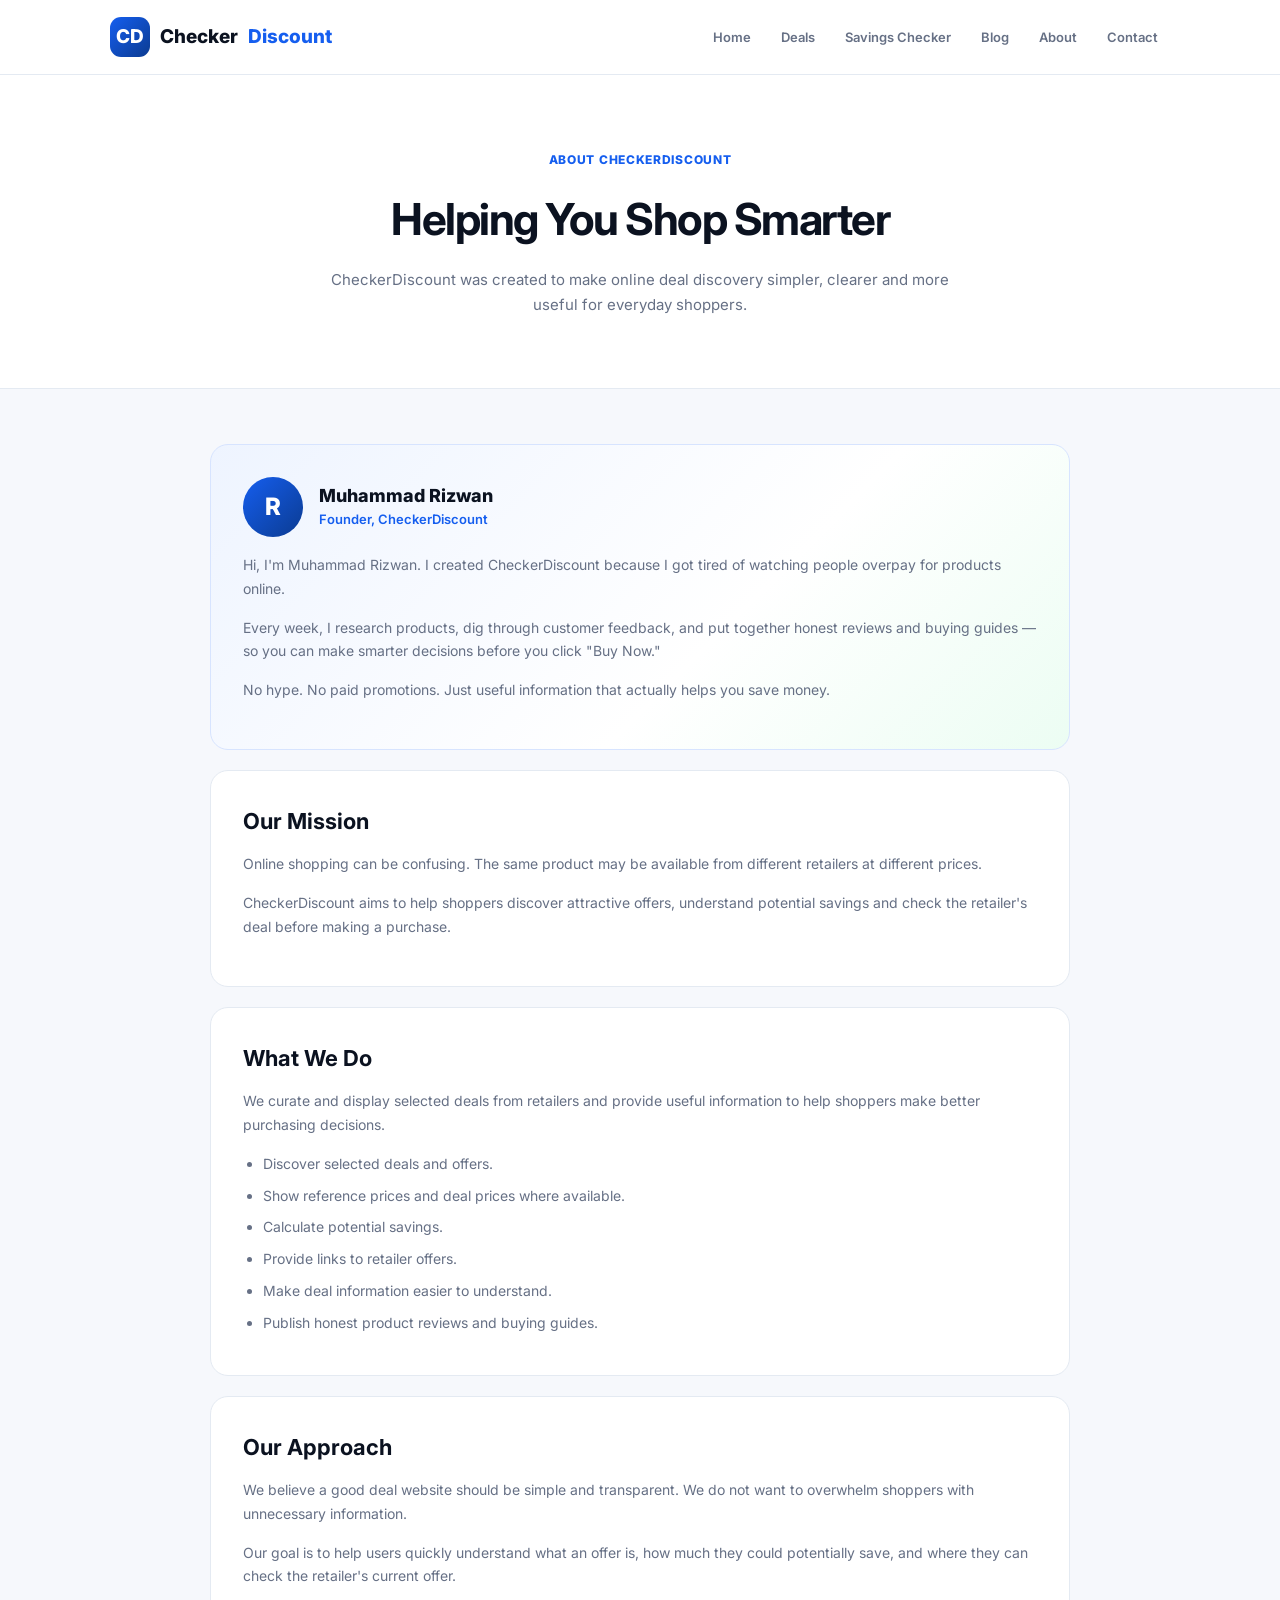
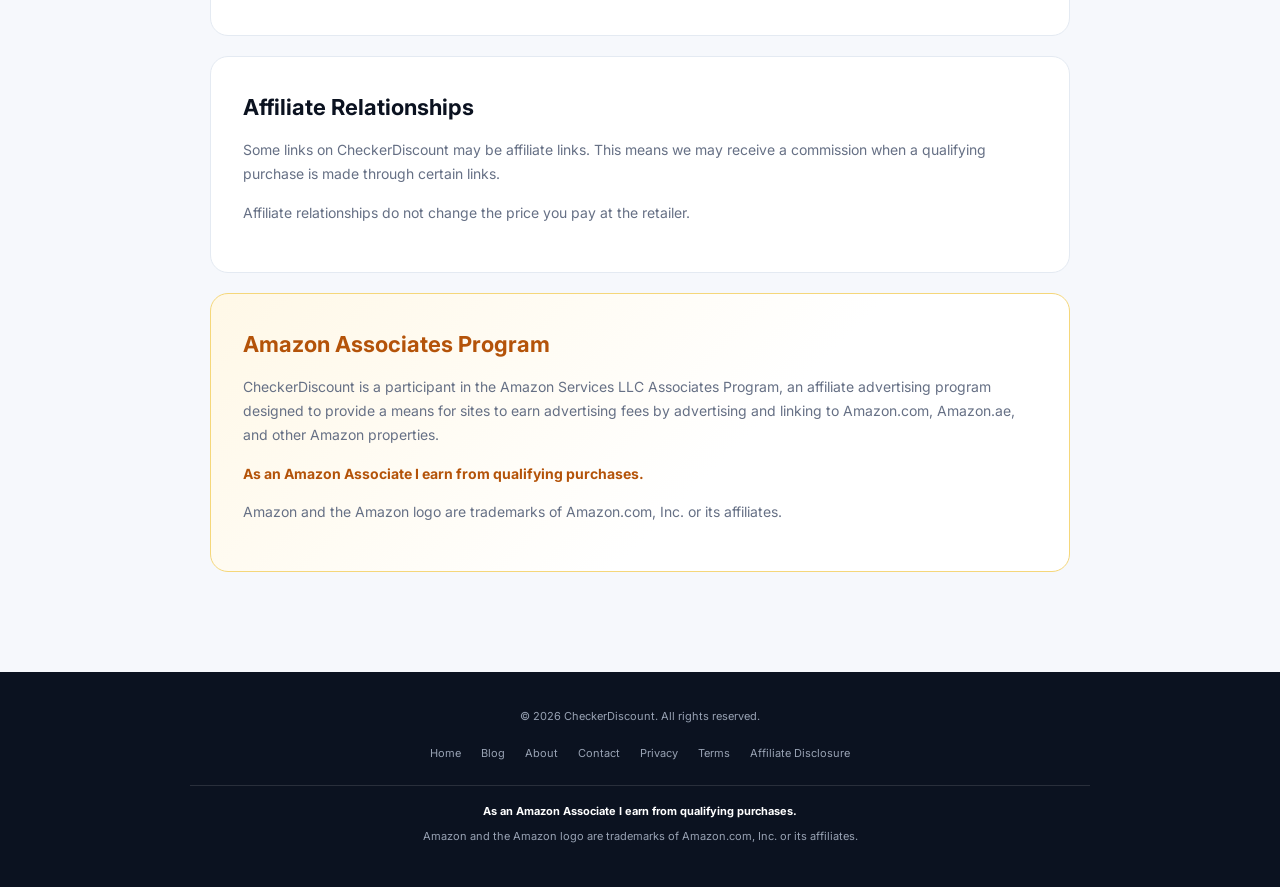
<file: about.html>
<!DOCTYPE html>
<html lang="en">
<head>
    <meta charset="UTF-8">
    <meta name="viewport" content="width=device-width, initial-scale=1.0">
<link rel="canonical" href="https://checkerdiscount.com/about">
    <title>About Us | CheckerDiscount</title>

    <meta name="description"
          content="Learn more about CheckerDiscount and our mission to help shoppers discover better deals and make smarter buying decisions.">

    <link rel="preconnect" href="https://fonts.googleapis.com">
    <link rel="preconnect" href="https://fonts.gstatic.com" crossorigin>

    <link href="https://fonts.googleapis.com/css2?family=Inter:wght@400;500;600;700;800&display=swap"
          rel="stylesheet">

    <style>
        :root {
            --brand: #155EEF;
            --brand-dark: #0B3B91;
            --navy: #0B1220;
            --text: #172033;
            --muted: #667085;
            --background: #F6F8FC;
            --white: #FFFFFF;
            --border: #E4EAF2;
            --green: #12B76A;
        }

        * {
            box-sizing: border-box;
            margin: 0;
            padding: 0;
        }

        html {
            scroll-behavior: smooth;
        }

        body {
            font-family: "Inter", Arial, sans-serif;
            background: var(--background);
            color: var(--text);
            line-height: 1.7;
        }

        a {
            text-decoration: none;
            color: inherit;
        }

        .header {
            background: white;
            border-bottom: 1px solid var(--border);
        }

        .nav {
            max-width: 1100px;
            margin: auto;
            min-height: 74px;
            padding: 0 20px;

            display: flex;
            align-items: center;
            justify-content: space-between;
        }

        .brand {
            display: flex;
            align-items: center;
            gap: 10px;
            font-weight: 800;
            font-size: 19px;
            color: var(--navy);
        }

        .logo {
            width: 40px;
            height: 40px;
            border-radius: 11px;

            display: flex;
            align-items: center;
            justify-content: center;

            background: linear-gradient(135deg, var(--brand), var(--brand-dark));
            color: white;
            font-weight: 800;
        }

        .brand span {
            color: var(--brand);
        }

        .nav-links {
            display: flex;
            gap: 6px;
        }

        .nav-links a {
            padding: 9px 12px;
            border-radius: 8px;
            color: var(--muted);
            font-size: 13px;
            font-weight: 600;
        }

        .nav-links a:hover {
            color: var(--brand);
            background: #EEF4FF;
        }

        .page-header {
            background: white;
            border-bottom: 1px solid var(--border);
            padding: 70px 20px;
            text-align: center;
        }

        .page-header small {
            color: var(--brand);
            font-size: 12px;
            font-weight: 800;
            letter-spacing: .7px;
            text-transform: uppercase;
        }

        .page-header h1 {
            margin: 10px 0;
            color: var(--navy);
            font-size: 44px;
            letter-spacing: -1.5px;
        }

        .page-header p {
            max-width: 650px;
            margin: auto;
            color: var(--muted);
            font-size: 15px;
        }

        .content {
            max-width: 900px;
            margin: auto;
            padding: 55px 20px 80px;
        }

        .card {
            background: white;
            border: 1px solid var(--border);
            border-radius: 18px;
            padding: 32px;
            margin-bottom: 20px;
        }

        .card h2 {
            color: var(--navy);
            font-size: 22px;
            margin-bottom: 12px;
        }

        .card p {
            color: var(--muted);
            font-size: 14px;
            margin-bottom: 15px;
        }

        .card ul {
            padding-left: 20px;
            color: var(--muted);
            font-size: 14px;
        }

        .card li {
            margin-bottom: 8px;
        }

        .author-card {
            background: linear-gradient(135deg, #EEF4FF 0%, #FFFFFF 60%, #ECFDF3 100%);
            border: 1px solid #D7E4FF;
        }

        .author-header {
            display: flex;
            align-items: center;
            gap: 16px;
            margin-bottom: 16px;
        }

        .author-avatar {
            width: 60px;
            height: 60px;
            border-radius: 50%;
            background: linear-gradient(135deg, var(--brand), var(--brand-dark));
            color: white;
            display: flex;
            align-items: center;
            justify-content: center;
            font-size: 24px;
            font-weight: 800;
            flex-shrink: 0;
        }

        .author-name {
            color: var(--navy);
            font-size: 18px;
            font-weight: 800;
            line-height: 1.3;
        }

        .author-role {
            color: var(--brand);
            font-size: 13px;
            font-weight: 600;
        }

        .amazon-card {
            background: linear-gradient(135deg, #FFF8E7 0%, #FFFFFF 60%);
            border: 1px solid #F5D77A;
        }

        .amazon-card h2 { color: #B45309; }
        .amazon-card strong { color: #B45309; }

        .footer {
            background: var(--navy);
            color: white;
            padding: 35px 20px;
            text-align: center;
        }

        .footer p {
            color: #98A2B3;
            font-size: 11px;
            margin-bottom: 12px;
        }

        .footer a {
            color: #98A2B3;
            font-size: 11px;
            margin: 0 8px;
        }

        .footer a:hover {
            color: white;
        }

        .footer-disclosure {
            max-width: 900px;
            margin: 20px auto 0;
            padding-top: 16px;
            border-top: 1px solid rgba(255,255,255,0.12);
            color: #AAB4C5;
            font-size: 12px;
            line-height: 1.7;
        }

        .footer-disclosure strong {
            color: white;
        }

        .footer-disclosure p {
            margin-bottom: 6px;
        }

        @media(max-width:700px) {
            .nav-links {
                display: none;
            }

            .page-header h1 {
                font-size: 35px;
            }

            .card {
                padding: 23px;
            }
        }
    </style>
</head>

<body>

<header class="header">
    <div class="nav">

        <a href="/" class="brand">
            <div class="logo">CD</div>
            Checker<span>Discount</span>
        </a>

        <nav class="nav-links">
            <a href="/">Home</a>
            <a href="/#deals">Deals</a>
            <a href="/#savings">Savings Checker</a>
            <a href="/blog">Blog</a>
            <a href="/about">About</a>
            <a href="/contact">Contact</a>
        </nav>

    </div>
</header>


<section class="page-header">

    <small>ABOUT CHECKERDISCOUNT</small>

    <h1>Helping You Shop Smarter</h1>

    <p>
        CheckerDiscount was created to make online deal discovery
        simpler, clearer and more useful for everyday shoppers.
    </p>

</section>


<main class="content">

    <div class="card author-card">

        <div class="author-header">
            <div class="author-avatar">R</div>
            <div>
                <div class="author-name">Muhammad Rizwan</div>
                <div class="author-role">Founder, CheckerDiscount</div>
            </div>
        </div>

        <p>
            Hi, I'm Muhammad Rizwan. I created CheckerDiscount because
            I got tired of watching people overpay for products online.
        </p>

        <p>
            Every week, I research products, dig through customer feedback,
            and put together honest reviews and buying guides — so you can
            make smarter decisions before you click "Buy Now."
        </p>

        <p>
            No hype. No paid promotions. Just useful information that
            actually helps you save money.
        </p>

    </div>


    <div class="card">

        <h2>Our Mission</h2>

        <p>
            Online shopping can be confusing. The same product may be
            available from different retailers at different prices.
        </p>

        <p>
            CheckerDiscount aims to help shoppers discover attractive
            offers, understand potential savings and check the retailer's
            deal before making a purchase.
        </p>

    </div>


    <div class="card">

        <h2>What We Do</h2>

        <p>
            We curate and display selected deals from retailers and
            provide useful information to help shoppers make better
            purchasing decisions.
        </p>

        <ul>
            <li>Discover selected deals and offers.</li>
            <li>Show reference prices and deal prices where available.</li>
            <li>Calculate potential savings.</li>
            <li>Provide links to retailer offers.</li>
            <li>Make deal information easier to understand.</li>
            <li>Publish honest product reviews and buying guides.</li>
        </ul>

    </div>


    <div class="card">

        <h2>Our Approach</h2>

        <p>
            We believe a good deal website should be simple and
            transparent. We do not want to overwhelm shoppers with
            unnecessary information.
        </p>

        <p>
            Our goal is to help users quickly understand what an offer
            is, how much they could potentially save, and where they
            can check the retailer's current offer.
        </p>

    </div>


    <div class="card">

        <h2>Affiliate Relationships</h2>

        <p>
            Some links on CheckerDiscount may be affiliate links.
            This means we may receive a commission when a qualifying
            purchase is made through certain links.
        </p>

        <p>
            Affiliate relationships do not change the price you pay
            at the retailer.
        </p>

    </div>


    <div class="card amazon-card">

        <h2>Amazon Associates Program</h2>

        <p>
            CheckerDiscount is a participant in the Amazon Services LLC
            Associates Program, an affiliate advertising program designed
            to provide a means for sites to earn advertising fees by
            advertising and linking to Amazon.com, Amazon.ae, and other
            Amazon properties.
        </p>

        <p>
            <strong>As an Amazon Associate I earn from qualifying purchases.</strong>
        </p>

        <p>
            Amazon and the Amazon logo are trademarks of Amazon.com, Inc.
            or its affiliates.
        </p>

    </div>

</main>


<footer class="footer">

    <p>
        © 2026 CheckerDiscount. All rights reserved.
    </p>

    <a href="/">Home</a>
    <a href="/blog">Blog</a>
    <a href="/about">About</a>
    <a href="/contact">Contact</a>
    <a href="/privacy">Privacy</a>
    <a href="/terms">Terms</a>
    <a href="/affiliate-disclosure">Affiliate Disclosure</a>

    <div class="footer-disclosure">
        <p><strong>As an Amazon Associate I earn from qualifying purchases.</strong></p>
        <p>Amazon and the Amazon logo are trademarks of Amazon.com, Inc. or its affiliates.</p>
    </div>

</footer>

</body>
</html>
</file>
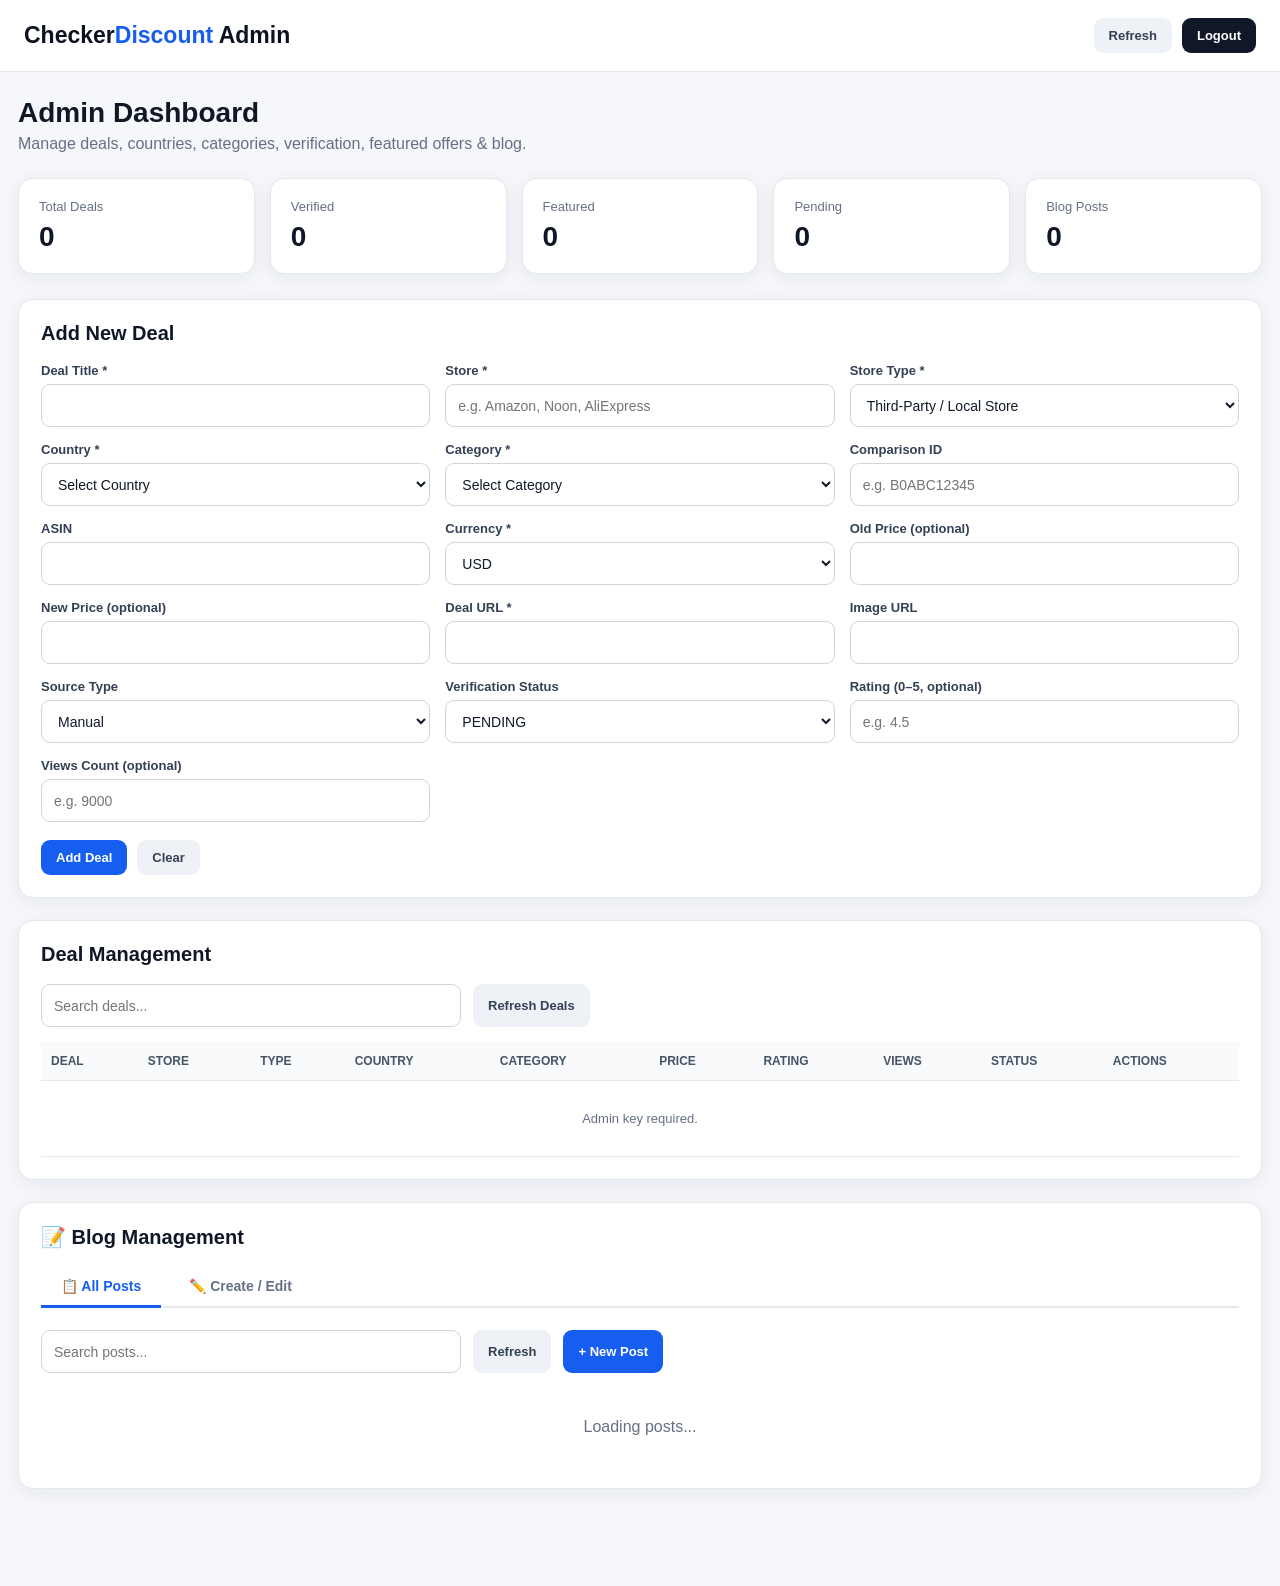
<file: admin.html>
<!DOCTYPE html>
<html lang="en">
<head>
<meta charset="UTF-8">
<meta name="viewport" content="width=device-width, initial-scale=1.0">
  <meta name="robots" content="noindex, nofollow">
<title>CheckerDiscount Admin</title>
<style>
:root{--primary:#155eef;--primary-dark:#0047c1;--green:#12b76a;--red:#d92d20;--orange:#f79009;--bg:#f5f7fb;--card:#ffffff;--text:#101828;--muted:#667085;--border:#e4e7ec;--shadow:0 4px 18px rgba(16,24,40,.07);}
*{box-sizing:border-box;}
body{margin:0;font-family:Arial,Helvetica,sans-serif;background:var(--bg);color:var(--text);}
header{background:#fff;border-bottom:1px solid var(--border);padding:18px 24px;position:sticky;top:0;z-index:20;}
.header-inner{max-width:1400px;margin:auto;display:flex;justify-content:space-between;align-items:center;gap:20px;}
.logo{font-size:23px;font-weight:800;color:#0b1220;}
.logo span{color:var(--primary);}
.header-right{display:flex;align-items:center;gap:10px;}
.container{max-width:1400px;margin:25px auto;padding:0 18px 50px;}
h1{margin:0 0 6px;font-size:28px;}
.subtitle{color:var(--muted);margin-bottom:25px;}
.grid{display:grid;grid-template-columns:repeat(5,1fr);gap:15px;margin-bottom:25px;}
.stat{background:var(--card);border:1px solid var(--border);border-radius:14px;padding:20px;box-shadow:var(--shadow);}
.stat-label{color:var(--muted);font-size:13px;}
.stat-value{font-size:28px;font-weight:800;margin-top:7px;}
.card{background:#fff;border:1px solid var(--border);border-radius:15px;padding:22px;box-shadow:var(--shadow);margin-bottom:22px;}
.card h2{margin:0 0 18px;font-size:20px;}
.form-grid{display:grid;grid-template-columns:repeat(3,1fr);gap:15px;}
.field{display:flex;flex-direction:column;gap:6px;}
.field.full{grid-column:1/-1;}
label{font-size:13px;font-weight:700;color:#344054;}
input,select{width:100%;min-height:43px;border:1px solid #d0d5dd;border-radius:9px;padding:10px 12px;background:#fff;color:#101828;font-size:14px;outline:none;}
input:focus,select:focus{border-color:var(--primary);box-shadow:0 0 0 3px rgba(21,94,239,.10);}
.actions{display:flex;gap:10px;flex-wrap:wrap;margin-top:18px;}
button{border:0;border-radius:9px;padding:10px 15px;cursor:pointer;font-weight:700;font-size:13px;}
.btn-primary{background:var(--primary);color:#fff;}
.btn-primary:hover{background:var(--primary-dark);}
.btn-secondary{background:#eef2f6;color:#344054;}
.btn-green{background:#e8f8f0;color:#087443;}
.btn-orange{background:#fff4e5;color:#b54708;}
.btn-red{background:#feeceb;color:#b42318;}
.btn-dark{background:#101828;color:#fff;}
.btn-blue{background:#eff8ff;color:#175cd3;}
.btn-purple{background:#f4f3ff;color:#5925dc;}
.edit-mode{border:2px solid var(--primary);background:#f8faff;}
.edit-banner{display:none;background:#eef4ff;border:1px solid #b2ccff;color:#1849a9;border-radius:10px;padding:12px 14px;margin-bottom:18px;font-weight:700;}
.edit-banner.show{display:block;}
.table-wrap{width:100%;overflow-x:auto;}
.toolbar{display:flex;gap:12px;margin-bottom:15px;flex-wrap:wrap;}
.toolbar input{max-width:420px;}
table{width:100%;border-collapse:collapse;min-width:1150px;}
th,td{text-align:left;padding:12px 10px;border-bottom:1px solid var(--border);vertical-align:middle;}
th{background:#f8fafc;font-size:12px;color:#475467;text-transform:uppercase;}
td{font-size:13px;}
.deal-title{font-weight:700;max-width:280px;}
.small{font-size:12px;color:var(--muted);}
.badge{display:inline-flex;align-items:center;gap:4px;border-radius:999px;padding:5px 9px;font-size:11px;font-weight:800;}
.badge-green{background:#ecfdf3;color:#027a48;}
.badge-orange{background:#fffaeb;color:#b54708;}
.badge-red{background:#fef3f2;color:#b42318;}
.badge-blue{background:#eff8ff;color:#175cd3;}
.badge-purple{background:#f4f3ff;color:#5925dc;}
.row-actions{display:flex;flex-wrap:wrap;gap:6px;}
.row-actions button{padding:7px 9px;font-size:11px;}
.message{display:none;margin-bottom:18px;padding:12px 14px;border-radius:9px;font-size:14px;font-weight:700;}
.message.show{display:block;}
.message.success{background:#ecfdf3;color:#027a48;border:1px solid #abefc6;}
.message.error{background:#fef3f2;color:#b42318;border:1px solid #fecdca;}
.loading{padding:30px;text-align:center;color:var(--muted);}
.empty{padding:30px;text-align:center;color:var(--muted);}
.hidden{display:none!important;}
.help{font-size:11px;color:var(--muted);margin-top:3px;line-height:1.4;}
.modal-overlay{position:fixed;inset:0;background:rgba(11,18,32,.6);backdrop-filter:blur(4px);display:none;align-items:center;justify-content:center;z-index:1000;padding:15px;}
.modal-overlay.show{display:flex;}
.modal{background:#fff;border-radius:16px;max-width:700px;width:100%;max-height:90vh;overflow-y:auto;box-shadow:0 20px 60px rgba(0,0,0,.3);}
.modal-header{background:linear-gradient(135deg,#155eef 0%,#0047c1 100%);color:#fff;padding:20px;border-radius:16px 16px 0 0;display:flex;justify-content:space-between;align-items:center;}
.modal-header h3{margin:0;font-size:18px;}
.modal-close{background:rgba(255,255,255,.2);border:0;width:34px;height:34px;border-radius:50%;color:#fff;font-size:18px;cursor:pointer;display:flex;align-items:center;justify-content:center;padding:0;}
.modal-close:hover{background:rgba(255,255,255,.35);}
.modal-body{padding:20px;}
.modal-footer{padding:15px 20px;background:#f8fafc;border-radius:0 0 16px 16px;display:flex;justify-content:flex-end;gap:10px;border-top:1px solid var(--border);}
.source-info{background:#f8faff;border:1px solid #d0e0ff;border-radius:10px;padding:14px;margin-bottom:20px;}
.source-info-title{font-weight:800;color:#101828;font-size:15px;margin-bottom:6px;}
.source-info-meta{color:#475467;font-size:12px;line-height:1.6;}
.source-info-meta strong{color:#0b1220;}
.country-clone-list{display:flex;flex-direction:column;gap:10px;}
.country-clone-item{display:flex;align-items:center;gap:10px;padding:12px;border:2px solid #e4e7ec;border-radius:12px;background:#fafbfc;transition:all .2s;}
.country-clone-item.selected{border-color:var(--primary);background:#eff6ff;}
.country-clone-item input[type="checkbox"]{width:20px;height:20px;min-height:20px;cursor:pointer;flex-shrink:0;margin:0;}
.country-flag{font-size:24px;flex-shrink:0;}
.country-name{font-weight:700;font-size:13px;flex:1;min-width:100px;}
.country-fields{display:flex;gap:8px;flex-shrink:0;flex-wrap:wrap;}
.country-fields input{width:95px;min-height:36px;padding:6px 8px;font-size:12px;}
.quick-templates{display:flex;gap:8px;flex-wrap:wrap;margin-bottom:18px;}
.quick-templates button{padding:8px 12px;font-size:12px;border-radius:8px;background:#eef2f6;color:#344054;border:1px solid #d0d5dd;}
.quick-templates button:hover{background:#e4e7ec;}
.warning-box{background:#fffaeb;border:1px solid #fedf89;color:#b54708;padding:12px;border-radius:9px;font-size:12px;margin-top:15px;display:none;}
.warning-box.show{display:block;}
.toast{position:fixed;bottom:30px;left:50%;transform:translateX(-50%);background:#101828;color:#fff;padding:12px 20px;border-radius:10px;font-size:13px;font-weight:700;box-shadow:0 10px 30px rgba(0,0,0,.3);opacity:0;transition:opacity .3s;z-index:2000;pointer-events:none;}
.toast.show{opacity:1;}
.blog-tabs{display:flex;gap:8px;margin-bottom:22px;border-bottom:2px solid var(--border);flex-wrap:wrap;}
.blog-tab{padding:11px 20px;background:transparent;border:0;border-bottom:3px solid transparent;font-weight:700;font-size:14px;color:var(--muted);cursor:pointer;transition:all .2s;margin-bottom:-2px;border-radius:0;}
.blog-tab:hover{color:var(--primary);}
.blog-tab.active{color:var(--primary);border-bottom-color:var(--primary);}
.tab-content{display:none;}
.tab-content.active{display:block;}
textarea{width:100%;min-height:280px;border:1px solid #d0d5dd;border-radius:9px;padding:12px;background:#fff;color:#101828;font-size:14px;font-family:'Courier New',monospace;outline:none;resize:vertical;line-height:1.6;}
textarea:focus{border-color:var(--primary);box-shadow:0 0 0 3px rgba(21,94,239,.10);}
.blog-post-item{display:flex;gap:14px;padding:14px;border:1px solid var(--border);border-radius:12px;background:#fff;margin-bottom:12px;align-items:flex-start;transition:box-shadow .2s;}
.blog-post-item:hover{box-shadow:0 6px 20px rgba(16,24,40,.08);}
.blog-post-thumb{width:88px;height:88px;border-radius:10px;overflow:hidden;background:#f6f8fc;border:1px solid var(--border);flex-shrink:0;}
.blog-post-thumb img{width:100%;height:100%;object-fit:cover;}
.blog-post-body{flex:1;min-width:0;}
.blog-post-title{font-weight:700;font-size:15px;color:var(--text);margin-bottom:4px;line-height:1.35;}
.blog-post-meta{font-size:12px;color:var(--muted);display:flex;gap:12px;flex-wrap:wrap;margin-bottom:6px;align-items:center;}
.blog-post-excerpt{font-size:13px;color:#475467;line-height:1.5;margin-bottom:8px;}
.blog-post-actions{display:flex;gap:6px;flex-wrap:wrap;}
.blog-post-actions button, .blog-post-actions a{padding:6px 11px;font-size:12px;border-radius:7px;border:0;cursor:pointer;font-weight:700;display:inline-flex;align-items:center;gap:4px;}
.markdown-help{background:#f8faff;border:1px solid #d0e0ff;border-radius:10px;padding:12px;margin-top:10px;font-size:12px;color:#475467;line-height:1.7;}
.markdown-help code{background:#eef2f6;padding:2px 6px;border-radius:4px;font-family:monospace;font-size:11px;color:#101828;}
@media(max-width:1000px){.grid{grid-template-columns:repeat(2,1fr);}.form-grid{grid-template-columns:repeat(2,1fr);}}
@media(max-width:650px){
  header{padding:15px;}
  .header-inner{align-items:flex-start;flex-direction:column;}
  .container{margin:18px auto;padding:0 12px 40px;}
  .grid{grid-template-columns:1fr 1fr;}
  .form-grid{grid-template-columns:1fr;}
  .field.full{grid-column:auto;}
  .card{padding:15px;}
  .country-clone-item{flex-wrap:wrap;}
  .country-fields{width:100%;}
  .country-fields input{flex:1;}
  .blog-post-item{flex-direction:column;}
  .blog-post-thumb{width:100%;height:160px;}
}
</style>
</head>
<body>

<header>
    <div class="header-inner">
        <div class="logo">Checker<span>Discount</span> Admin</div>
        <div class="header-right">
            <button class="btn-secondary" onclick="refreshAll()">Refresh</button>
            <button class="btn-dark" onclick="logout()">Logout</button>
        </div>
    </div>
</header>

<div class="container">

    <h1>Admin Dashboard</h1>
    <div class="subtitle">Manage deals, countries, categories, verification, featured offers & blog.</div>

    <div id="message" class="message"></div>

    <div class="grid">
        <div class="stat"><div class="stat-label">Total Deals</div><div class="stat-value" id="statTotal">0</div></div>
        <div class="stat"><div class="stat-label">Verified</div><div class="stat-value" id="statVerified">0</div></div>
        <div class="stat"><div class="stat-label">Featured</div><div class="stat-value" id="statFeatured">0</div></div>
        <div class="stat"><div class="stat-label">Pending</div><div class="stat-value" id="statPending">0</div></div>
        <div class="stat"><div class="stat-label">Blog Posts</div><div class="stat-value" id="statBlog">0</div></div>
    </div>

    <div class="card" id="dealFormCard">
        <div id="editBanner" class="edit-banner">Editing Deal. Make your changes and click "Update Deal".</div>
        <h2 id="formTitle">Add New Deal</h2>
        <form id="dealForm" onsubmit="saveDeal(event)">
            <div class="form-grid">
                <div class="field"><label>Deal Title *</label><input id="title" required></div>
                <div class="field"><label>Store *</label><input id="store" required placeholder="e.g. Amazon, Noon, AliExpress"></div>
                <div class="field">
                    <label>Store Type *</label>
                    <select id="store_type" required>
                        <option value="third-party">Third-Party / Local Store</option>
                        <option value="official">Official Brand Store</option>
                    </select>
                </div>
                <div class="field">
                    <label>Country *</label>
                    <select id="country" required onchange="syncCurrencyFromCountry()"><option value="">Select Country</option></select>
                </div>
                <div class="field">
                    <label>Category *</label>
                    <select id="category" required><option value="">Select Category</option></select>
                </div>
                <div class="field"><label>Comparison ID</label><input id="comparison_id" placeholder="e.g. B0ABC12345"></div>
                <div class="field"><label>ASIN</label><input id="asin"></div>
                <div class="field"><label>Currency *</label><select id="currency" required></select></div>
                <div class="field"><label>Old Price (optional)</label><input id="old" type="number" step="0.01" min="0"></div>
                <div class="field"><label>New Price (optional)</label><input id="new" type="number" step="0.01" min="0"></div>
                <div class="field"><label>Deal URL *</label><input id="url" type="url" required></div>
                <div class="field"><label>Image URL</label><input id="image" type="url"></div>
                <div class="field">
                    <label>Source Type</label>
                    <select id="source_type">
                        <option value="manual">Manual</option>
                        <option value="amazon">Amazon</option>
                        <option value="noon">Noon</option>
                        <option value="aliexpress">AliExpress</option>
                        <option value="ebay">eBay</option>
                        <option value="walmart">Walmart</option>
                        <option value="temu">Temu</option>
                        <option value="affiliate">Affiliate</option>
                        <option value="api">API</option>
                    </select>
                </div>
                <div class="field">
                    <label>Verification Status</label>
                    <select id="verification_status">
                        <option value="PENDING">PENDING</option>
                        <option value="VERIFIED">VERIFIED</option>
                        <option value="EXPIRED">EXPIRED</option>
                    </select>
                </div>
                <div class="field">
                    <label>Rating (0–5, optional)</label>
                    <input id="rating" type="number" step="0.1" min="0" max="5" placeholder="e.g. 4.5">
                </div>
                <div class="field">
                    <label>Views Count (optional)</label>
                    <input id="views" type="number" step="1" min="0" placeholder="e.g. 9000">
                </div>
            </div>
            <div class="actions">
                <button type="submit" class="btn-primary" id="saveButton">Add Deal</button>
                <button type="button" class="btn-secondary" onclick="resetDealForm()">Clear</button>
                <button type="button" class="btn-orange hidden" id="cancelEditButton" onclick="cancelEdit()">Cancel Edit</button>
            </div>
        </form>
    </div>

    <div class="card">
        <h2>Deal Management</h2>
        <div class="toolbar">
            <input id="dealSearch" placeholder="Search deals..." oninput="renderDeals()">
            <button class="btn-secondary" onclick="refreshDeals()">Refresh Deals</button>
        </div>
        <div class="table-wrap">
            <table>
                <thead>
                    <tr>
                        <th>Deal</th>
                        <th>Store</th>
                        <th>Type</th>
                        <th>Country</th>
                        <th>Category</th>
                        <th>Price</th>
                        <th>Rating</th>
                        <th>Views</th>
                        <th>Status</th>
                        <th>Actions</th>
                    </tr>
                </thead>
                <tbody id="dealsTable">
                    <tr><td colspan="10" class="loading">Loading deals...</td></tr>
                </tbody>
            </table>
        </div>
    </div>

    <div class="card" id="blogSection">
        <h2>📝 Blog Management</h2>
        
        <div class="blog-tabs">
            <button class="blog-tab active" onclick="switchBlogTab('list')" data-tab="list" type="button">📋 All Posts</button>
            <button class="blog-tab" onclick="switchBlogTab('editor')" data-tab="editor" type="button">✏️ Create / Edit</button>
        </div>

        <div id="tab-blog-list" class="tab-content active">
            <div class="toolbar">
                <input id="blogSearch" placeholder="Search posts..." oninput="renderBlogPosts()">
                <button class="btn-secondary" onclick="refreshBlogPosts()" type="button">Refresh</button>
                <button class="btn-primary" onclick="newBlogPost()" type="button">+ New Post</button>
            </div>
            <div id="blogPostsList">
                <div class="loading">Loading posts...</div>
            </div>
        </div>

        <div id="tab-blog-editor" class="tab-content">
            <div id="blogEditBanner" class="edit-banner">Editing Post. Make changes and click Update.</div>
            <form id="blogForm" onsubmit="saveBlogPost(event)">
                <div class="form-grid">
                    <div class="field full">
                        <label>Post Title *</label>
                        <input id="blog_title" required placeholder="e.g. 5 Smart Ways to Save on Amazon UAE">
                    </div>
                    <div class="field">
                        <label>Slug (URL)</label>
                        <input id="blog_slug" placeholder="auto-generated-from-title">
                        <div class="help">Leave empty to auto-generate from title.</div>
                    </div>
                    <div class="field">
                        <label>Category *</label>
                        <input id="blog_category" placeholder="e.g. Guides, Tips, Reviews" list="blogCategoriesList">
                        <datalist id="blogCategoriesList">
                            <option value="Guides">
                            <option value="Tips">
                            <option value="Reviews">
                            <option value="Comparison">
                            <option value="News">
                        </datalist>
                    </div>
                    <div class="field">
                        <label>Author</label>
                        <input id="blog_author" value="CheckerDiscount Team">
                    </div>
                    <div class="field">
                        <label>Status</label>
                        <select id="blog_status">
                            <option value="published">Published</option>
                            <option value="draft">Draft</option>
                        </select>
                    </div>
                    <div class="field">
                        <label>Tags (comma separated)</label>
                        <input id="blog_tags" placeholder="amazon, saving, uae">
                    </div>
                    <div class="field full">
                        <label>Cover Image URL</label>
                        <input id="blog_cover" type="url" placeholder="https://...">
                    </div>
                    <div class="field full">
                        <label>Excerpt (short description)</label>
                        <input id="blog_excerpt" placeholder="Brief summary that appears in the list (max 500 chars)">
                    </div>
                    <div class="field full">
                        <label>Content * (Markdown supported)</label>
                        <textarea id="blog_content" required placeholder="Write your post here..."></textarea>
                        <div class="markdown-help">
                            <strong>Markdown cheatsheet:</strong><br>
                            <code>## Heading</code> → Section heading<br>
                            <code>**bold text**</code> → <strong>bold</strong> · <code>*italic*</code> → <em>italic</em><br>
                            <code>- item</code> → bullet list · <code>[text](https://url)</code> → link<br>
                            Double line breaks create new paragraphs.
                        </div>
                    </div>
                </div>
                <div class="actions">
                    <button type="submit" class="btn-primary" id="blogSaveBtn">Publish Post</button>
                    <button type="button" class="btn-secondary" onclick="resetBlogForm()">Clear</button>
                    <button type="button" class="btn-orange hidden" id="blogCancelEditBtn" onclick="cancelBlogEdit()">Cancel Edit</button>
                </div>
            </form>
        </div>
    </div>

</div>

<div id="cloneModal" class="modal-overlay">
    <div class="modal">
        <div class="modal-header">
            <h3>🔄 Clone Deal to Other Countries</h3>
            <button class="modal-close" onclick="closeCloneModal()" type="button">✕</button>
        </div>
        <div class="modal-body">
            <div class="source-info">
                <div class="source-info-title" id="cloneSourceTitle">Loading...</div>
                <div class="source-info-meta" id="cloneSourceMeta"></div>
            </div>
            <div class="quick-templates">
                <button type="button" onclick="applyTemplate('gcc')">🌍 GCC All</button>
                <button type="button" onclick="applyTemplate('gcc3')">🇦🇪🇸🇦🇴🇲 UAE + Saudi + Oman</button>
                <button type="button" onclick="applyTemplate('asia')">🌏 Asia</button>
                <button type="button" onclick="applyTemplate('clear')">✕ Clear All</button>
            </div>
            <div style="margin-bottom:12px;font-weight:700;font-size:13px;color:#344054;">Select Countries to Clone:</div>
            <div id="cloneCountries" class="country-clone-list"></div>
            <div id="cloneWarning" class="warning-box"></div>
        </div>
        <div class="modal-footer">
            <button type="button" class="btn-secondary" onclick="closeCloneModal()">Cancel</button>
            <button type="button" class="btn-primary" id="cloneSubmitBtn" onclick="submitClone()">🔄 Clone Now</button>
        </div>
    </div>
</div>

<div id="toast" class="toast"></div>

<script>

const API_BASE = "https://deal-api.hamraahirn32.workers.dev";

const EXCHANGE_RATES = {AED:1.00,OMR:9.54,SAR:0.98,USD:3.67,GBP:4.65,EUR:3.98,KWD:11.95,QAR:1.01,BHD:9.74,PKR:0.013,INR:0.044,TRY:0.11,BRL:0.68,MXN:0.18,ZAR:0.20,JPY:0.024,CNY:0.51,KRW:0.0027,SGD:2.74,MYR:0.82,THB:0.10,IDR:0.00023,PHP:0.064,VND:0.00015,NZD:2.24,CHF:4.18,NOK:0.34,SEK:0.35,DKK:0.53,CAD:2.72,AUD:2.42};

let ADMIN_KEY = "";
let allDeals = [];
let editingDealId = null;
let cloneSourceDeal = null;
let allBlogPosts = [];
let editingBlogId = null;

const COUNTRIES = {
    US:{flag:"🇺🇸",name:"USA",currency:"USD"},GB:{flag:"🇬🇧",name:"United Kingdom",currency:"GBP"},
    SA:{flag:"🇸🇦",name:"Saudi Arabia",currency:"SAR"},AE:{flag:"🇦🇪",name:"UAE",currency:"AED"},
    OM:{flag:"🇴🇲",name:"Oman",currency:"OMR"},PK:{flag:"🇵🇰",name:"Pakistan",currency:"PKR"},
    IN:{flag:"🇮🇳",name:"India",currency:"INR"},CA:{flag:"🇨🇦",name:"Canada",currency:"CAD"},
    AU:{flag:"🇦🇺",name:"Australia",currency:"AUD"},DE:{flag:"🇩🇪",name:"Germany",currency:"EUR"},
    FR:{flag:"🇫🇷",name:"France",currency:"EUR"},IT:{flag:"🇮🇹",name:"Italy",currency:"EUR"},
    ES:{flag:"🇪🇸",name:"Spain",currency:"EUR"},NL:{flag:"🇳🇱",name:"Netherlands",currency:"EUR"},
    BE:{flag:"🇧🇪",name:"Belgium",currency:"EUR"},AT:{flag:"🇦🇹",name:"Austria",currency:"EUR"},
    CH:{flag:"🇨🇭",name:"Switzerland",currency:"CHF"},NO:{flag:"🇳🇴",name:"Norway",currency:"NOK"},
    SE:{flag:"🇸🇪",name:"Sweden",currency:"SEK"},DK:{flag:"🇩🇰",name:"Denmark",currency:"DKK"},
    NZ:{flag:"🇳🇿",name:"New Zealand",currency:"NZD"},JP:{flag:"🇯🇵",name:"Japan",currency:"JPY"},
    CN:{flag:"🇨🇳",name:"China",currency:"CNY"},KR:{flag:"🇰🇷",name:"South Korea",currency:"KRW"},
    SG:{flag:"🇸🇬",name:"Singapore",currency:"SGD"},MY:{flag:"🇲🇾",name:"Malaysia",currency:"MYR"},
    TH:{flag:"🇹🇭",name:"Thailand",currency:"THB"},ID:{flag:"🇮🇩",name:"Indonesia",currency:"IDR"},
    PH:{flag:"🇵🇭",name:"Philippines",currency:"PHP"},VN:{flag:"🇻🇳",name:"Vietnam",currency:"VND"},
    TR:{flag:"🇹🇷",name:"Turkey",currency:"TRY"},BR:{flag:"🇧🇷",name:"Brazil",currency:"BRL"},
    MX:{flag:"🇲🇽",name:"Mexico",currency:"MXN"},ZA:{flag:"🇿🇦",name:"South Africa",currency:"ZAR"},
    QA:{flag:"🇶🇦",name:"Qatar",currency:"QAR"},KW:{flag:"🇰🇼",name:"Kuwait",currency:"KWD"},
    BH:{flag:"🇧🇭",name:"Bahrain",currency:"BHD"}
};

const CATEGORIES = ["Mobiles","Laptops","Headphones","Audio","TV","Electronics","Home","Kitchen","Appliances","Fashion","Beauty","Sports","Toys","Gaming","Automotive","Tools","Health","Office","Garden","Other"];

const CURRENCIES = ["USD","GBP","SAR","AED","OMR","PKR","INR","CAD","AUD","EUR","CHF","NOK","SEK","DKK","NZD","JPY","CNY","KRW","SGD","MYR","THB","IDR","PHP","VND","TRY","BRL","MXN","ZAR","QAR","KWD","BHD"];

function $(id){return document.getElementById(id);}
function escapeHtml(v){return String(v??"").replace(/&/g,"&amp;").replace(/</g,"&lt;").replace(/>/g,"&gt;").replace(/"/g,"&quot;").replace(/'/g,"&#039;");}

function showToast(text){
    const t=$("toast");
    t.textContent=text;
    t.classList.add("show");
    clearTimeout(window.toastTimer);
    window.toastTimer=setTimeout(()=>t.classList.remove("show"),3000);
}

function showMessage(text,type="success"){
    const box=$("message");
    box.textContent=text;
    box.className="message show "+type;
    clearTimeout(window.messageTimer);
    window.messageTimer=setTimeout(()=>{box.className="message";},5000);
}

function normalizeCountryCode(v){
    if(!v)return "";
    const val=String(v).trim().toUpperCase();
    if(COUNTRIES[val])return val;
    const found=Object.entries(COUNTRIES).find(([c,d])=>d.name.toLowerCase()===String(v).trim().toLowerCase());
    return found?found[0]:"";
}

function normalizeStatus(v){return String(v||"PENDING").toUpperCase();}

function formatPrice(v,c){
    const n=Number(v);
    if(!Number.isFinite(n))return "—";
    return `${c||"USD"} ${n.toFixed(2)}`;
}

function convertPrice(amount,fromCurrency,toCurrency){
    if(!amount||!fromCurrency||!toCurrency)return null;
    const fromRate=EXCHANGE_RATES[fromCurrency]||1;
    const toRate=EXCHANGE_RATES[toCurrency]||1;
    return (Number(amount)*fromRate)/toRate;
}

async function api(path,options={}){
    const headers={"Content-Type":"application/json",...(options.headers||{})};
    if(ADMIN_KEY)headers["X-Admin-Key"]=ADMIN_KEY;
    const response=await fetch(API_BASE+path,{...options,headers});
    let data=null;
    try{data=await response.json();}catch(e){data={};}
    if(!response.ok){throw new Error(data?.error||data?.message||`Request failed (${response.status})`);}
    return data;
}

function loadAdminKey(){ADMIN_KEY=localStorage.getItem("checkerdiscount_admin_key")||"";}
function askAdminKey(){if(ADMIN_KEY)return true;const key=prompt("Enter Admin Key:");if(!key)return false;ADMIN_KEY=key.trim();localStorage.setItem("checkerdiscount_admin_key",ADMIN_KEY);return true;}
function logout(){localStorage.removeItem("checkerdiscount_admin_key");ADMIN_KEY="";location.reload();}

function populateCountries(){
    const select=$("country");
    select.innerHTML='<option value="">Select Country</option>';
    Object.entries(COUNTRIES).forEach(([code,data])=>{
        const option=document.createElement("option");
        option.value=code;
        option.textContent=`${data.flag} ${data.name} (${code})`;
        select.appendChild(option);
    });
}

function populateCategories(){
    const select=$("category");
    select.innerHTML='<option value="">Select Category</option>';
    CATEGORIES.forEach(c=>{
        const option=document.createElement("option");
        option.value=c;option.textContent=c;select.appendChild(option);
    });
}

function populateCurrencies(){
    const select=$("currency");
    select.innerHTML="";
    CURRENCIES.forEach(c=>{
        const option=document.createElement("option");
        option.value=c;option.textContent=c;select.appendChild(option);
    });
    select.value="USD";
}

function syncCurrencyFromCountry(){
    const country=$("country").value;
    if(country&&COUNTRIES[country]){$("currency").value=COUNTRIES[country].currency;}
}

function resetDealForm(){
    editingDealId=null;
    $("dealForm").reset();
    $("currency").value="USD";
    $("store_type").value="third-party";
    $("verification_status").value="PENDING";
    $("source_type").value="manual";
    $("rating").value="";
    $("views").value="";
    $("formTitle").textContent="Add New Deal";
    $("saveButton").textContent="Add Deal";
    $("cancelEditButton").classList.add("hidden");
    $("editBanner").classList.remove("show");
    $("dealFormCard").classList.remove("edit-mode");
}

function editDeal(id){
    const deal=allDeals.find(i=>String(i.id)===String(id));
    if(!deal){showMessage("Deal not found.","error");return;}
    editingDealId=deal.id;
    $("title").value=deal.title||"";
    $("store").value=deal.store||"";
    $("store_type").value=deal.store_type||"third-party";
    $("country").value=normalizeCountryCode(deal.country_code??deal.country??"");
    $("category").value=deal.category||"";
    $("comparison_id").value=deal.comparison_id||"";
    $("asin").value=deal.asin||"";
    $("currency").value=deal.currency||"USD";
    $("old").value=deal.old_price??"";
    $("new").value=deal.new_price??"";
    $("url").value=deal.url||"";
    $("image").value=deal.image_url||"";
    $("source_type").value=deal.source_type||"manual";
    $("verification_status").value=normalizeStatus(deal.verification_status);
    $("rating").value=deal.rating??"";
    $("views").value=deal.views??"";
    $("formTitle").textContent="Edit Deal #"+deal.id;
    $("saveButton").textContent="Update Deal";
    $("cancelEditButton").classList.remove("hidden");
    $("editBanner").classList.add("show");
    $("dealFormCard").classList.add("edit-mode");
    $("dealFormCard").scrollIntoView({behavior:"smooth",block:"start"});
}

function cancelEdit(){resetDealForm();}

async function saveDeal(event){
    event.preventDefault();
    if(!askAdminKey())return;
    const oldPrice=$("old").value===""?null:Number($("old").value);
    const newPrice=$("new").value===""?null:Number($("new").value);
    const ratingValue=$("rating").value===""?null:Number($("rating").value);
    const viewsValue=$("views").value===""?0:Number($("views").value);
    const body={
        title:$("title").value.trim(),
        store:$("store").value.trim(),
        store_type:$("store_type").value,
        country_code:$("country").value,
        country:$("country").value,
        category:$("category").value,
        comparison_id:$("comparison_id").value.trim(),
        old_price:oldPrice,
        new_price:newPrice,
        url:$("url").value.trim(),
        image_url:$("image").value.trim(),
        asin:$("asin").value.trim(),
        currency:$("currency").value,
        source_type:$("source_type").value,
        verification_status:$("verification_status").value,
        rating:ratingValue,
        views:viewsValue
    };
    try{
        $("saveButton").disabled=true;
        $("saveButton").textContent=editingDealId?"Updating...":"Adding...";
        if(editingDealId){
            await api(`/api/admin/deals/${editingDealId}/update`,{method:"POST",body:JSON.stringify(body)});
            showMessage("Deal updated successfully.","success");
        }else{
            await api("/api/admin/deals",{method:"POST",body:JSON.stringify(body)});
            showMessage("Deal added successfully.","success");
        }
        resetDealForm();
        await refreshAll();
    }catch(error){console.error(error);showMessage(error.message||"Something went wrong.","error");}
    finally{$("saveButton").disabled=false;if(!editingDealId){$("saveButton").textContent="Add Deal";}}
}

async function refreshStats(){
    try{
        const data=await api("/api/admin/stats");
        const stats=data?.stats||data||{};
        $("statTotal").textContent=stats.total??stats.total_deals??0;
        $("statVerified").textContent=stats.verified??stats.verified_deals??0;
        $("statFeatured").textContent=stats.featured??stats.featured_deals??0;
        $("statPending").textContent=stats.pending??stats.pending_deals??0;
        const blogEl=document.getElementById("statBlog");
        if(blogEl)blogEl.textContent=stats.blog_posts??0;
    }catch(error){console.error("Stats error:",error);}
}

async function refreshDeals(){
    if(!askAdminKey())return;
    try{
        $("dealsTable").innerHTML='<tr><td colspan="10" class="loading">Loading deals...</td></tr>';
        const data=await api("/api/admin/deals");
        allDeals=Array.isArray(data)?data:(data?.deals||data?.data||[]);
        renderDeals();
    }catch(error){
        console.error(error);
        $("dealsTable").innerHTML=`<tr><td colspan="10" class="empty">${escapeHtml(error.message)}</td></tr>`;
        showMessage(error.message||"Unable to load deals.","error");
    }
}

function renderDeals(){
    const tbody=$("dealsTable");
    const search=$("dealSearch").value.trim().toLowerCase();
    let deals=[...allDeals];

    if(search){
        deals=deals.filter(deal=>{
            const countryCode=normalizeCountryCode(deal.country_code??deal.country??"");
            const countryName=COUNTRIES[countryCode]?.name||"";
            const searchable=[deal.id,deal.title,deal.store,countryCode,countryName,deal.category,deal.currency,deal.comparison_id,deal.asin,deal.verification_status,deal.rating,deal.store_type].join(" ").toLowerCase();
            return searchable.includes(search);
        });
    }

    if(!deals.length){
        tbody.innerHTML='<tr><td colspan="10" class="empty">No deals found.</td></tr>';
        return;
    }

    tbody.innerHTML=deals.map(deal=>{
        const countryCode=normalizeCountryCode(deal.country_code??deal.country??"");
        const country=COUNTRIES[countryCode];
        const countryHtml=country?`${country.flag} ${escapeHtml(country.name)}`:`<span class="small">Not assigned</span>`;
        const category=deal.category?escapeHtml(deal.category):`<span class="small">-</span>`;
        const status=normalizeStatus(deal.verification_status);
        let statusClass="badge-orange";
        if(status==="VERIFIED")statusClass="badge-green";
        if(status==="EXPIRED")statusClass="badge-red";
        const featured=Number(deal.is_featured)===1;
        const rating=Number(deal.rating||0);
        const views=Number(deal.views||0);
        const storeType=deal.store_type||"third-party";
        const typeLabel=storeType==="official"?"Official":"Third-Party";
        const typeClass=storeType==="official"?"badge-green":"badge-orange";

        return `
            <tr>
                <td>
                    <div class="deal-title">${escapeHtml(deal.title||"Untitled Deal")}</div>
                    <div class="small">#${escapeHtml(deal.id)} · ${escapeHtml(deal.store||"Unknown Store")}</div>
                </td>
                <td>${escapeHtml(deal.store||"-")}</td>
                <td><span class="badge ${typeClass}">${typeLabel}</span></td>
                <td>${countryHtml}</td>
                <td>${category}</td>
                <td>
                    <strong>${formatPrice(deal.new_price,deal.currency)}</strong>
                    ${deal.old_price?`<div class="small">Old: ${formatPrice(deal.old_price,deal.currency)}</div>`:""}
                </td>
                <td>⭐ ${rating>0?rating.toFixed(1):"—"}</td>
                <td>👁️ ${views.toLocaleString()}</td>
                <td>
                    <span class="badge ${statusClass}">${escapeHtml(status)}</span>
                    ${featured?'<div style="margin-top:5px"><span class="badge badge-blue">★ Featured</span></div>':""}
                </td>
                <td>
                    <div class="row-actions">
                        <button class="btn-primary" onclick="editDeal(${Number(deal.id)})">Edit</button>
                        <button class="btn-purple" onclick="openCloneModal(${Number(deal.id)})">🔄 Clone</button>
                        ${status!=="VERIFIED"?`<button class="btn-green" onclick="verifyDeal(${Number(deal.id)})">Verify</button>`:""}
                        ${featured?`<button class="btn-orange" onclick="unfeatureDeal(${Number(deal.id)})">Unfeature</button>`:`<button class="btn-green" onclick="featureDeal(${Number(deal.id)})">Feature</button>`}
                        ${status!=="EXPIRED"?`<button class="btn-orange" onclick="expireDeal(${Number(deal.id)})">Expire</button>`:""}
                        <button class="btn-red" onclick="deleteDeal(${Number(deal.id)})">Delete</button>
                    </div>
                </td>
            </tr>
        `;
    }).join("");
}

async function verifyDeal(id){
    if(!askAdminKey())return;
    if(!confirm("Verify this deal?"))return;
    try{await api(`/api/admin/deals/${id}/verify`,{method:"POST"});showMessage("Deal verified.","success");await refreshAll();}catch(error){showMessage(error.message,"error");}
}

async function featureDeal(id){
    if(!askAdminKey())return;
    try{await api(`/api/admin/deals/${id}/featured`,{method:"POST"});showMessage("Deal featured.","success");await refreshAll();}catch(error){showMessage(error.message,"error");}
}

async function unfeatureDeal(id){
    if(!askAdminKey())return;
    try{await api(`/api/admin/deals/${id}/unfeatured`,{method:"POST"});showMessage("Deal removed from featured.","success");await refreshAll();}catch(error){showMessage(error.message,"error");}
}

async function expireDeal(id){
    if(!askAdminKey())return;
    if(!confirm("Expire this deal?"))return;
    try{await api(`/api/admin/deals/${id}/expire`,{method:"POST"});showMessage("Deal expired.","success");await refreshAll();}catch(error){showMessage(error.message,"error");}
}

async function deleteDeal(id){
    if(!askAdminKey())return;
    if(!confirm("Are you sure you want to permanently delete this deal?"))return;
    try{await api(`/api/admin/deals/${id}`,{method:"DELETE"});showMessage("Deal deleted.","success");if(String(editingDealId)===String(id)){resetDealForm();}await refreshAll();}catch(error){showMessage(error.message,"error");}
}

function openCloneModal(id){
    const deal=allDeals.find(i=>String(i.id)===String(id));
    if(!deal){showMessage("Deal not found.","error");return;}
    cloneSourceDeal=deal;
    const sourceCountryCode=normalizeCountryCode(deal.country_code??deal.country??"");
    const sourceCountry=COUNTRIES[sourceCountryCode];
    $("cloneSourceTitle").textContent=`📦 ${deal.title||"Untitled"}`;
    $("cloneSourceMeta").innerHTML=`
        🏪 <strong>${escapeHtml(deal.store||"-")}</strong>
        · ${sourceCountry?sourceCountry.flag+" "+escapeHtml(sourceCountry.name):"Unknown"}
        · <strong>${formatPrice(deal.new_price,deal.currency)}</strong>
        ${deal.comparison_id?`<br>🔗 Comparison ID: <strong>${escapeHtml(deal.comparison_id)}</strong>`:""}
    `;
    const container=$("cloneCountries");
    container.innerHTML="";
    Object.entries(COUNTRIES).forEach(([code,data])=>{
        if(code===sourceCountryCode)return;
        const item=document.createElement("div");
        item.className="country-clone-item";
        item.dataset.country=code;
        const convertedOld=deal.old_price?convertPrice(deal.old_price,deal.currency,data.currency):null;
        const convertedNew=deal.new_price?convertPrice(deal.new_price,deal.currency,data.currency):null;
        item.innerHTML=`
            <input type="checkbox" data-country="${code}" onchange="toggleCountryItem(this)">
            <span class="country-flag">${data.flag}</span>
            <span class="country-name">${data.name}</span>
            <div class="country-fields">
                <input type="number" step="0.01" min="0" data-field="old_price" data-country="${code}" placeholder="Old" value="${convertedOld?convertedOld.toFixed(2):''}" disabled>
                <input type="number" step="0.01" min="0" data-field="new_price" data-country="${code}" placeholder="New" value="${convertedNew?convertedNew.toFixed(2):''}" disabled>
            </div>
        `;
        container.appendChild(item);
    });
    $("cloneWarning").classList.remove("show");
    $("cloneModal").classList.add("show");
}

function closeCloneModal(){$("cloneModal").classList.remove("show");cloneSourceDeal=null;}

function toggleCountryItem(checkbox){
    const country=checkbox.dataset.country;
    const item=checkbox.closest(".country-clone-item");
    const fields=item.querySelectorAll("input[data-field]");
    if(checkbox.checked){item.classList.add("selected");fields.forEach(f=>f.disabled=false);}
    else{item.classList.remove("selected");fields.forEach(f=>f.disabled=true);}
    checkDuplicateWarning();
}

function checkDuplicateWarning(){
    if(!cloneSourceDeal)return;
    const selectedCountries=[];
    document.querySelectorAll('#cloneCountries input[type="checkbox"]:checked').forEach(cb=>{selectedCountries.push(cb.dataset.country);});
    if(!selectedCountries.length){$("cloneWarning").classList.remove("show");return;}
    const duplicates=[];
    selectedCountries.forEach(code=>{
        const existing=allDeals.find(d=>
            String(d.comparison_id||"")===String(cloneSourceDeal.comparison_id||"") &&
            normalizeCountryCode(d.country_code||"")===code &&
            String(d.store||"")===String(cloneSourceDeal.store||"")
        );
        if(existing){duplicates.push(`${COUNTRIES[code].flag} ${COUNTRIES[code].name} (ID: ${existing.id})`);}
    });
    const warningBox=$("cloneWarning");
    if(duplicates.length){
        warningBox.innerHTML=`⚠️ <strong>Warning:</strong> Similar deals already exist in:<br>• ${duplicates.join("<br>• ")}<br><br>Server will skip duplicates automatically.`;
        warningBox.classList.add("show");
    }else{warningBox.classList.remove("show");}
}

function applyTemplate(type){
    const allCheckboxes=document.querySelectorAll('#cloneCountries input[type="checkbox"]');
    const templates={gcc:["AE","SA","OM","QA","KW","BH"],gcc3:["AE","SA","OM"],asia:["PK","IN","SG","MY"],clear:[]};
    const selected=templates[type]||[];
    allCheckboxes.forEach(cb=>{
        cb.checked=selected.includes(cb.dataset.country);
        toggleCountryItem(cb);
    });
}

async function submitClone(){
    if(!cloneSourceDeal){showToast("No source deal selected");return;}
    if(!askAdminKey())return;
    const targets=[];
    document.querySelectorAll('#cloneCountries input[type="checkbox"]:checked').forEach(cb=>{
        const code=cb.dataset.country;
        const oldInput=document.querySelector(`input[data-field="old_price"][data-country="${code}"]`);
        const newInput=document.querySelector(`input[data-field="new_price"][data-country="${code}"]`);
        const oldPrice=oldInput.value===""?null:Number(oldInput.value);
        const newPrice=newInput.value===""?null:Number(newInput.value);
        if(!newPrice||newPrice<=0){showToast(`⚠️ Enter valid New Price for ${COUNTRIES[code].name}`);return;}
        targets.push({country_code:code,currency:COUNTRIES[code].currency,old_price:oldPrice,new_price:newPrice});
    });
    if(!targets.length){showToast("⚠️ Select at least one country");return;}
    try{
        $("cloneSubmitBtn").disabled=true;
        $("cloneSubmitBtn").textContent="Cloning...";
        const response=await api(`/api/admin/deals/${cloneSourceDeal.id}/clone`,{method:"POST",body:JSON.stringify({targets})});
        const count=response.cloned_count||0;
        const errors=response.error_count||0;
        if(count>0){
            showMessage(`✅ ${count} deals cloned successfully!${errors>0?` (${errors} skipped)`:''}`,"success");
            showToast(`🎉 ${count} countries added!`);
        }else{showMessage("No deals cloned. All may be duplicates.","error");}
        closeCloneModal();
        await refreshAll();
    }catch(error){console.error(error);showMessage(error.message||"Clone failed.","error");}
    finally{$("cloneSubmitBtn").disabled=false;$("cloneSubmitBtn").textContent="🔄 Clone Now";}
}

/* ===== BLOG SYSTEM ===== */

function switchBlogTab(tab){
    document.querySelectorAll(".blog-tab").forEach(t=>t.classList.remove("active"));
    document.querySelectorAll(".tab-content").forEach(c=>c.classList.remove("active"));
    const tabBtn=document.querySelector(`.blog-tab[data-tab="${tab}"]`);
    const tabContent=document.getElementById(`tab-blog-${tab}`);
    if(tabBtn)tabBtn.classList.add("active");
    if(tabContent)tabContent.classList.add("active");
    if(tab==="list")refreshBlogPosts();
}

async function refreshBlogPosts(){
    if(!askAdminKey())return;
    const list=document.getElementById("blogPostsList");
    if(!list)return;
    list.innerHTML='<div class="loading">Loading posts...</div>';
    try{
        const data=await api("/api/admin/blog");
        allBlogPosts=Array.isArray(data)?data:(data?.posts||data?.data||[]);
        renderBlogPosts();
    }catch(error){
        console.error(error);
        list.innerHTML=`<div class="empty">${escapeHtml(error.message)}</div>`;
    }
}

function renderBlogPosts(){
    const list=document.getElementById("blogPostsList");
    if(!list)return;
    const search=(document.getElementById("blogSearch")?.value||"").trim().toLowerCase();
    let posts=[...allBlogPosts];
    if(search){
        posts=posts.filter(p=>{
            const s=[p.id,p.title,p.slug,p.category,p.tags,p.author,p.status].join(" ").toLowerCase();
            return s.includes(search);
        });
    }
    if(!posts.length){
        list.innerHTML='<div class="empty">No blog posts found. Click "+ New Post" to create one.</div>';
        return;
    }
    list.innerHTML=posts.map(post=>{
        const img=post.cover_image||"https://images.unsplash.com/photo-1499750310107-5fef28a66643?auto=format&fit=crop&q=80&w=200";
        const status=String(post.status||"published").toLowerCase();
        const statusClass=status==="published"?"badge-green":"badge-orange";
        return `
            <div class="blog-post-item">
                <div class="blog-post-thumb">
                    <img src="${escapeHtml(img)}" onerror="this.src='https://images.unsplash.com/photo-1499750310107-5fef28a66643?auto=format&fit=crop&q=80&w=200'">
                </div>
                <div class="blog-post-body">
                    <div class="blog-post-title">${escapeHtml(post.title||"Untitled")}</div>
                    <div class="blog-post-meta">
                        <span>#${post.id}</span>
                        ${post.category?`<span>📁 ${escapeHtml(post.category)}</span>`:""}
                        <span>👁️ ${post.views||0}</span>
                        <span>👤 ${escapeHtml(post.author||"Team")}</span>
                        <span class="badge ${statusClass}">${escapeHtml(status)}</span>
                    </div>
                    ${post.excerpt?`<div class="blog-post-excerpt">${escapeHtml(post.excerpt)}</div>`:""}
                    <div class="blog-post-actions">
                        <button class="btn-primary" onclick="editBlogPost(${Number(post.id)})">✏️ Edit</button>
                        <a href="/blog-post?slug=${encodeURIComponent(post.slug)}" target="_blank" class="btn-blue">👁️ View</a>
                        <button class="btn-red" onclick="deleteBlogPost(${Number(post.id)})">🗑️ Delete</button>
                    </div>
                </div>
            </div>
        `;
    }).join("");
}

function newBlogPost(){
    resetBlogForm();
    switchBlogTab("editor");
}

function resetBlogForm(){
    editingBlogId=null;
    document.getElementById("blogForm").reset();
    document.getElementById("blog_author").value="CheckerDiscount Team";
    document.getElementById("blog_status").value="published";
    document.getElementById("blogSaveBtn").textContent="Publish Post";
    document.getElementById("blogCancelEditBtn").classList.add("hidden");
    document.getElementById("blogEditBanner").classList.remove("show");
}

function cancelBlogEdit(){
    resetBlogForm();
    switchBlogTab("list");
}

function editBlogPost(id){
    const post=allBlogPosts.find(p=>String(p.id)===String(id));
    if(!post){showMessage("Post not found.","error");return;}
    editingBlogId=post.id;
    document.getElementById("blog_title").value=post.title||"";
    document.getElementById("blog_slug").value=post.slug||"";
    document.getElementById("blog_category").value=post.category||"";
    document.getElementById("blog_author").value=post.author||"CheckerDiscount Team";
    document.getElementById("blog_status").value=post.status||"published";
    document.getElementById("blog_tags").value=post.tags||"";
    document.getElementById("blog_cover").value=post.cover_image||"";
    document.getElementById("blog_excerpt").value=post.excerpt||"";
    document.getElementById("blog_content").value=post.content||"";
    document.getElementById("blogSaveBtn").textContent="Update Post";
    document.getElementById("blogCancelEditBtn").classList.remove("hidden");
    document.getElementById("blogEditBanner").classList.add("show");
    switchBlogTab("editor");
}

async function saveBlogPost(event){
    event.preventDefault();
    if(!askAdminKey())return;
    const body={
        title:document.getElementById("blog_title").value.trim(),
        slug:document.getElementById("blog_slug").value.trim(),
        category:document.getElementById("blog_category").value.trim(),
        author:document.getElementById("blog_author").value.trim()||"CheckerDiscount Team",
        status:document.getElementById("blog_status").value,
        tags:document.getElementById("blog_tags").value.trim(),
        cover_image:document.getElementById("blog_cover").value.trim(),
        excerpt:document.getElementById("blog_excerpt").value.trim(),
        content:document.getElementById("blog_content").value.trim()
    };
    if(!body.title||!body.content){
        showMessage("Title and content are required.","error");
        return;
    }
    const btn=document.getElementById("blogSaveBtn");
    try{
        btn.disabled=true;
        btn.textContent=editingBlogId?"Updating...":"Publishing...";
        if(editingBlogId){
            await api(`/api/admin/blog/${editingBlogId}/update`,{method:"POST",body:JSON.stringify(body)});
            showMessage("✅ Post updated successfully!","success");
        }else{
            await api("/api/admin/blog",{method:"POST",body:JSON.stringify(body)});
            showMessage("✅ Post published successfully!","success");
        }
        resetBlogForm();
        await refreshBlogPosts();
        switchBlogTab("list");
        refreshStats();
    }catch(error){
        console.error(error);
        showMessage(error.message||"Save failed.","error");
    }finally{
        btn.disabled=false;
        btn.textContent=editingBlogId?"Update Post":"Publish Post";
    }
}

async function deleteBlogPost(id){
    if(!askAdminKey())return;
    const post=allBlogPosts.find(p=>String(p.id)===String(id));
    const title=post?.title||"this post";
    if(!confirm(`Delete post: "${title}"?\n\nThis cannot be undone.`))return;
    try{
        await api(`/api/admin/blog/${id}`,{method:"DELETE"});
        showMessage("🗑️ Post deleted.","success");
        if(String(editingBlogId)===String(id))resetBlogForm();
        await refreshBlogPosts();
        refreshStats();
    }catch(error){
        showMessage(error.message||"Delete failed.","error");
    }
}

async function refreshAll(){
    if(!askAdminKey())return;
    await Promise.all([refreshStats(),refreshDeals(),refreshBlogPosts()]);
}

function init(){
    loadAdminKey();
    populateCountries();
    populateCategories();
    populateCurrencies();
    $("currency").value="USD";
    if(!ADMIN_KEY){
        const accepted=askAdminKey();
        if(!accepted){$("dealsTable").innerHTML='<tr><td colspan="10" class="empty">Admin key required.</td></tr>';return;}
    }
    refreshAll();
}

document.addEventListener("DOMContentLoaded",init);

</script>
</body>
</html>
</file>
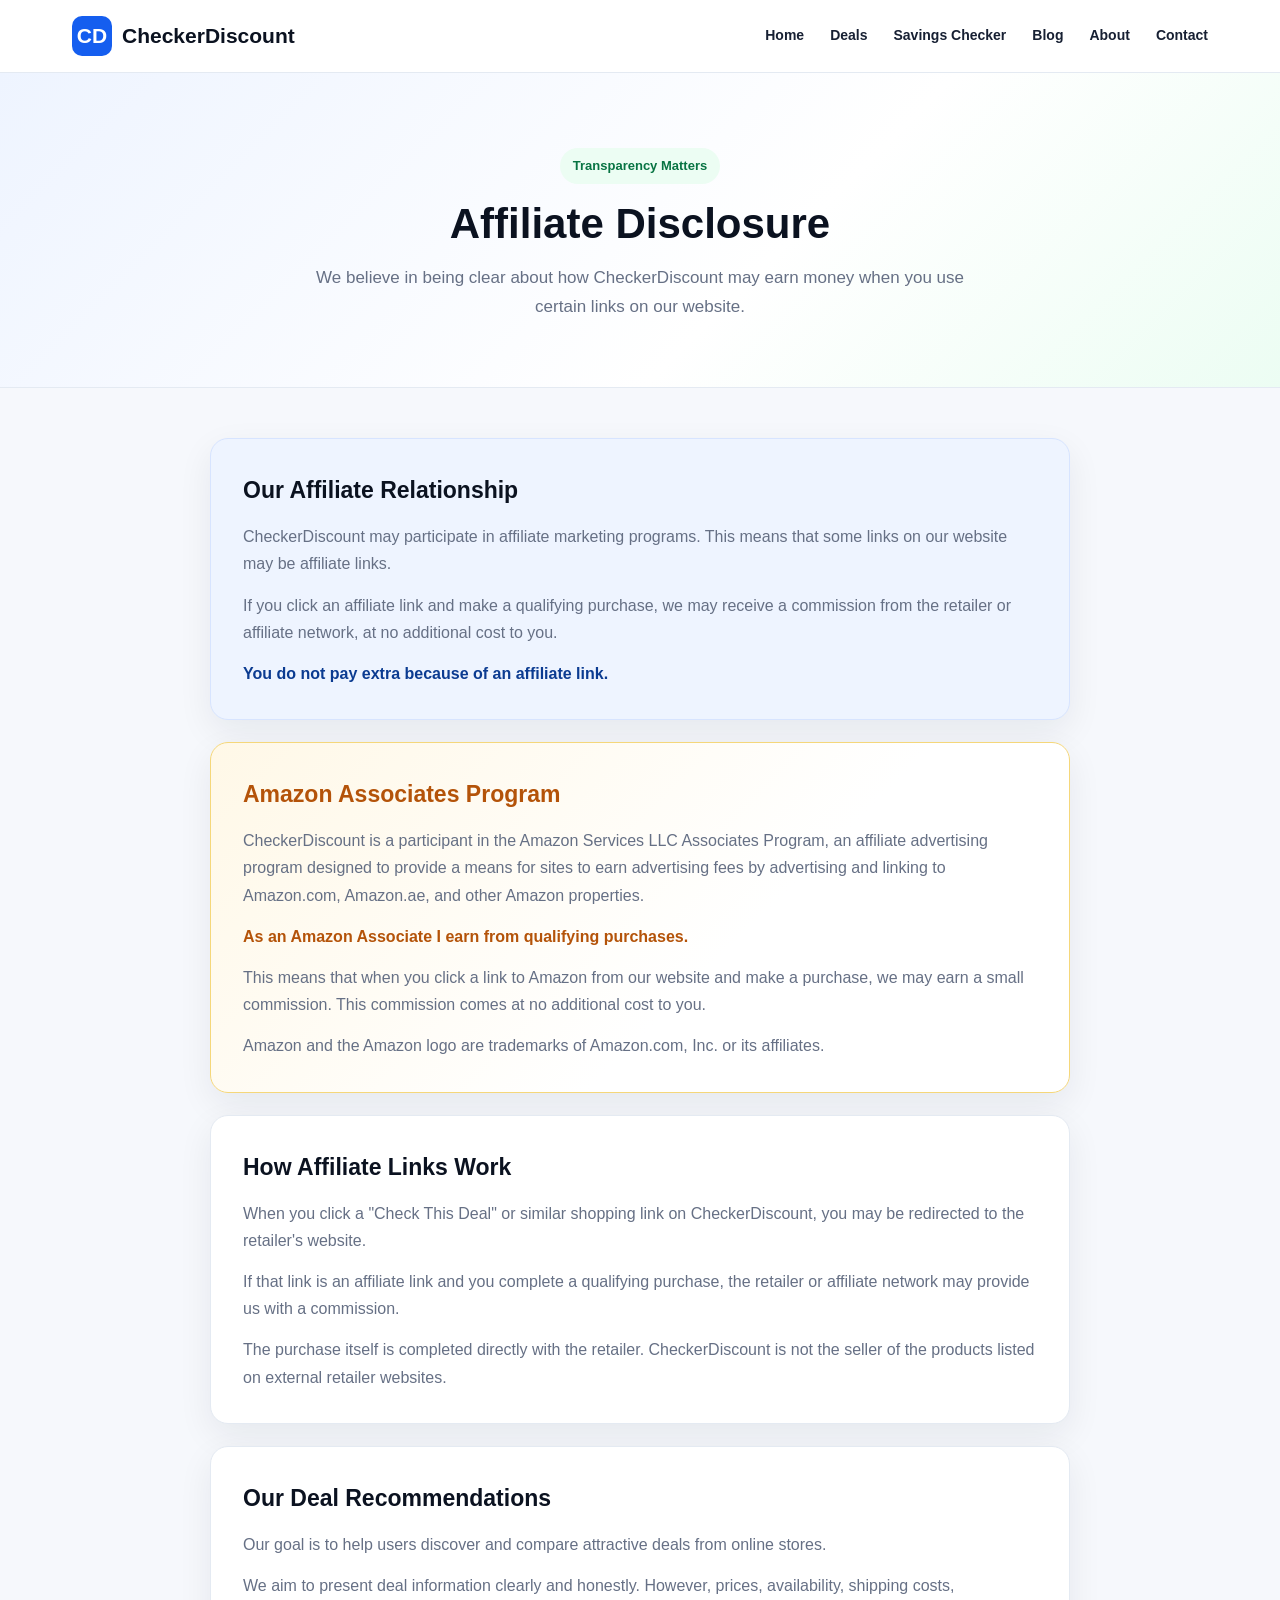
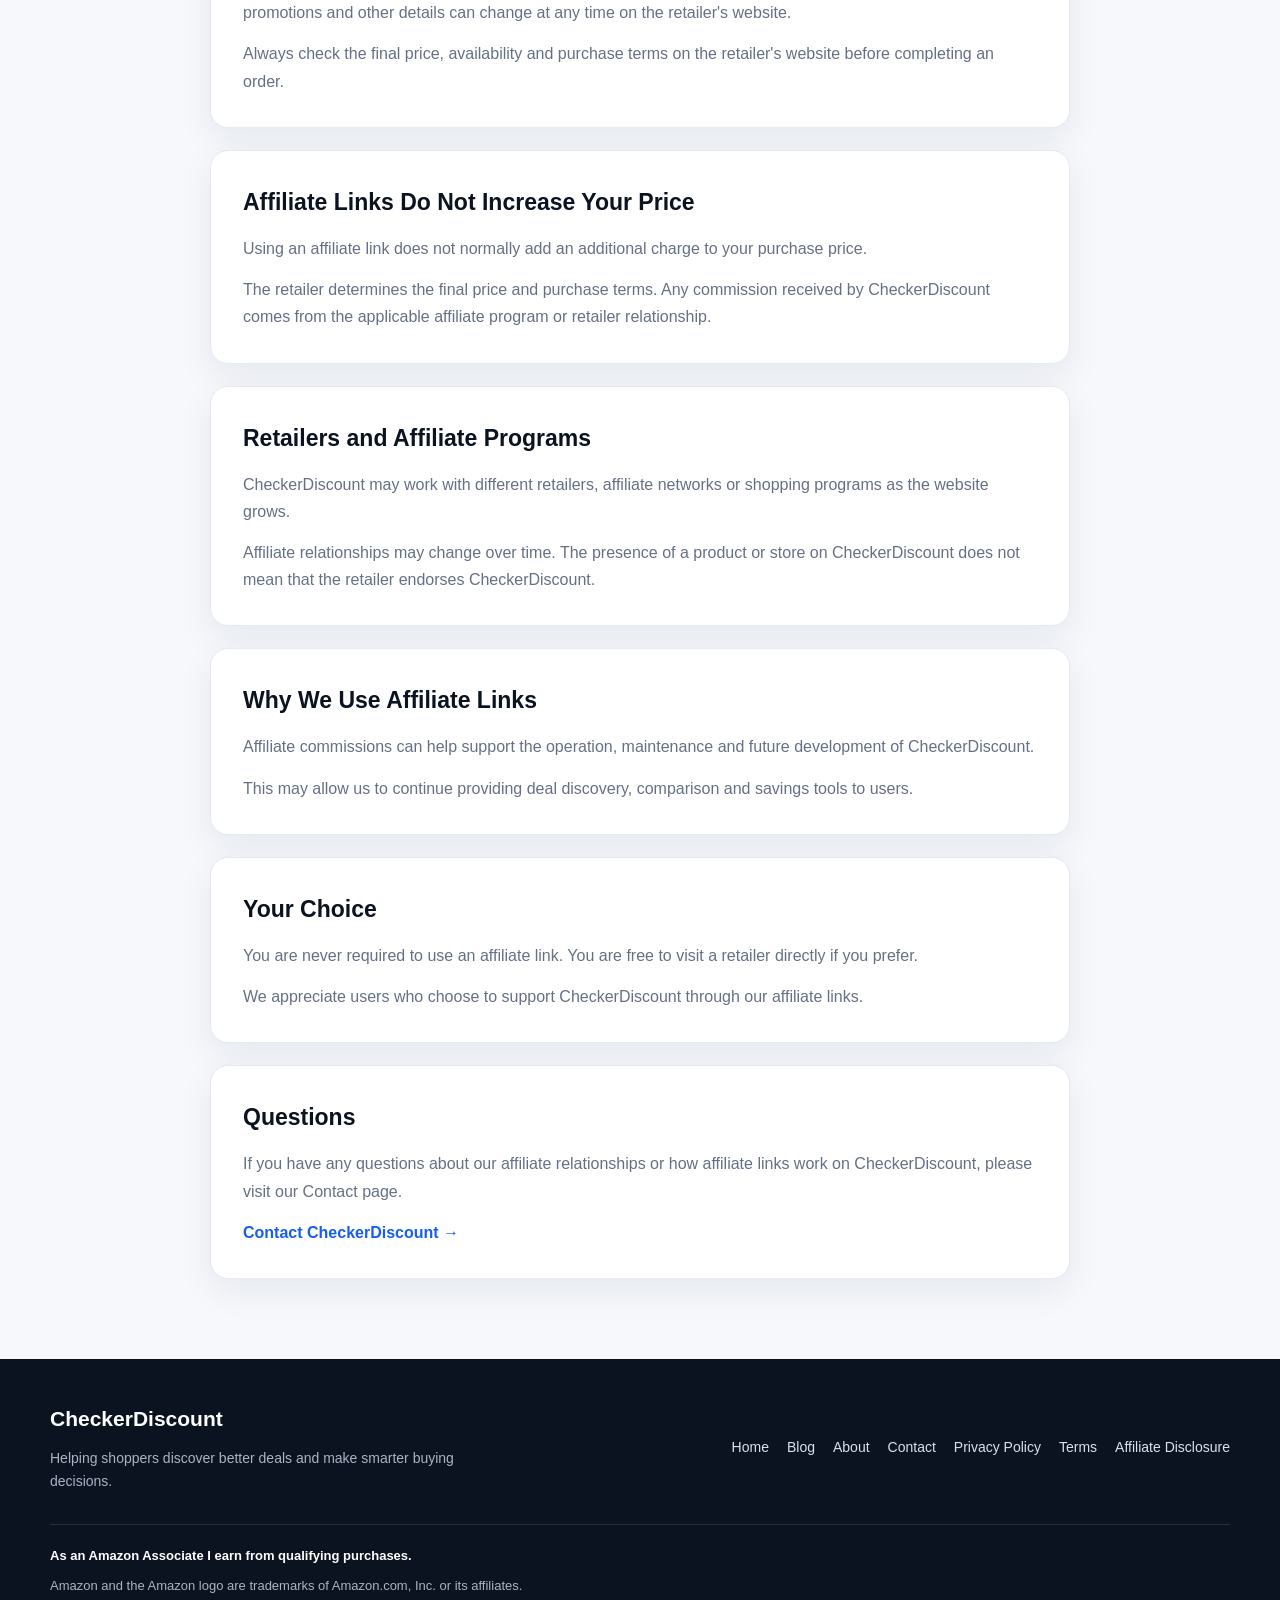
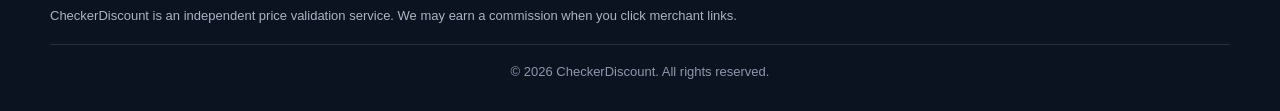
<file: affiliate-disclosure.html>
<!DOCTYPE html>
<html lang="en">
<head>
    <meta charset="UTF-8">
    <meta name="viewport" content="width=device-width, initial-scale=1.0">

    <title>Affiliate Disclosure | CheckerDiscount</title>
    <link rel="canonical" href="https://checkerdiscount.com/affiliate-disclosure">
    <meta name="description" content="Learn how CheckerDiscount uses affiliate links and how affiliate relationships may support our website.">

    <style>
        :root {
            --brand: #155EEF;
            --brand-dark: #0B3B91;
            --brand-soft: #EEF4FF;
            --navy: #0B1220;
            --text: #172033;
            --muted: #667085;
            --green: #12B76A;
            --green-dark: #087443;
            --green-soft: #ECFDF3;
            --background: #F6F8FC;
            --white: #FFFFFF;
            --border: #E4EAF2;
            --shadow: 0 12px 35px rgba(16, 24, 40, 0.07);
        }

        * {
            box-sizing: border-box;
            margin: 0;
            padding: 0;
        }

        body {
            font-family: Arial, Helvetica, sans-serif;
            background: var(--background);
            color: var(--text);
            line-height: 1.7;
        }

        a {
            color: inherit;
            text-decoration: none;
        }

        /* HEADER */

        header {
            background: var(--white);
            border-bottom: 1px solid var(--border);
            position: sticky;
            top: 0;
            z-index: 1000;
        }

        .header-inner {
            max-width: 1180px;
            margin: auto;
            padding: 16px 22px;
            display: flex;
            align-items: center;
            justify-content: space-between;
        }

        .brand {
            display: flex;
            align-items: center;
            gap: 10px;
            font-size: 21px;
            font-weight: 800;
            color: var(--navy);
        }

        .logo-placeholder {
            width: 40px;
            height: 40px;
            border-radius: 10px;
            background: var(--brand);
            color: white;
            display: flex;
            align-items: center;
            justify-content: center;
            font-weight: 800;
        }

        nav {
            display: flex;
            align-items: center;
            gap: 26px;
        }

        nav a {
            color: var(--text);
            font-size: 14px;
            font-weight: 600;
        }

        nav a:hover {
            color: var(--brand);
        }

        .menu-btn {
            display: none;
            border: 0;
            background: transparent;
            font-size: 26px;
            cursor: pointer;
        }

        /* HERO */

        .page-hero {
            background: linear-gradient(135deg, #EEF4FF 0%, #FFFFFF 60%, #ECFDF3 100%);
            padding: 75px 20px 65px;
            text-align: center;
            border-bottom: 1px solid var(--border);
        }

        .page-hero span {
            display: inline-block;
            background: var(--green-soft);
            color: var(--green-dark);
            padding: 7px 13px;
            border-radius: 999px;
            font-size: 13px;
            font-weight: 700;
            margin-bottom: 16px;
        }

        .page-hero h1 {
            font-size: 42px;
            line-height: 1.15;
            color: var(--navy);
            margin-bottom: 16px;
        }

        .page-hero p {
            max-width: 700px;
            margin: auto;
            color: var(--muted);
            font-size: 17px;
        }

        /* CONTENT */

        .content {
            max-width: 900px;
            margin: 50px auto 80px;
            padding: 0 20px;
        }

        .card {
            background: var(--white);
            border: 1px solid var(--border);
            border-radius: 18px;
            padding: 32px;
            margin-bottom: 22px;
            box-shadow: var(--shadow);
        }

        .card h2 {
            font-size: 23px;
            color: var(--navy);
            margin-bottom: 13px;
        }

        .card p {
            color: var(--muted);
            margin-bottom: 14px;
        }

        .card p:last-child {
            margin-bottom: 0;
        }

        .highlight {
            background: var(--brand-soft);
            border: 1px solid #D7E4FF;
        }

        .highlight strong {
            color: var(--brand-dark);
        }

        .amazon-card {
            background: linear-gradient(135deg, #FFF8E7 0%, #FFFFFF 60%);
            border: 1px solid #F5D77A;
        }

        .amazon-card h2 {
            color: #B45309;
        }

        .amazon-card strong {
            color: #B45309;
        }

        ul {
            margin: 10px 0 0 22px;
            color: var(--muted);
        }

        li {
            margin-bottom: 9px;
        }

        /* FOOTER */

        footer {
            background: var(--navy);
            color: white;
            padding: 42px 20px 28px;
        }

        .footer-inner {
            max-width: 1180px;
            margin: auto;
        }

        .footer-top {
            display: flex;
            justify-content: space-between;
            gap: 30px;
            flex-wrap: wrap;
        }

        .footer-brand {
            font-size: 21px;
            font-weight: 800;
            margin-bottom: 10px;
        }

        .footer-description {
            color: #AAB4C5;
            max-width: 430px;
            font-size: 14px;
        }

        .footer-links {
            display: flex;
            flex-wrap: wrap;
            gap: 18px;
            align-items: center;
        }

        .footer-links a {
            color: #D9E1EE;
            font-size: 14px;
        }

        .footer-links a:hover {
            color: white;
        }

        .footer-disclosure {
            border-top: 1px solid rgba(255,255,255,0.12);
            margin-top: 30px;
            padding-top: 20px;
            color: #AAB4C5;
            font-size: 13px;
            line-height: 1.7;
        }

        .footer-disclosure strong {
            color: white;
        }

        .footer-disclosure p {
            margin-bottom: 8px;
        }

        .footer-bottom {
            border-top: 1px solid rgba(255,255,255,0.12);
            margin-top: 16px;
            padding-top: 16px;
            color: #8E99AC;
            font-size: 13px;
            text-align: center;
        }

        /* MOBILE */

        @media (max-width: 768px) {

            .header-inner {
                padding: 13px 16px;
            }

            nav {
                display: none;
                position: absolute;
                top: 69px;
                left: 0;
                right: 0;
                background: white;
                border-bottom: 1px solid var(--border);
                padding: 18px 20px;
                flex-direction: column;
                align-items: flex-start;
                gap: 16px;
            }

            nav.active {
                display: flex;
            }

            .menu-btn {
                display: block;
            }

            .page-hero {
                padding: 55px 18px 50px;
            }

            .page-hero h1 {
                font-size: 32px;
            }

            .page-hero p {
                font-size: 15px;
            }

            .content {
                margin-top: 30px;
                margin-bottom: 50px;
            }

            .card {
                padding: 23px;
                border-radius: 15px;
            }

            .card h2 {
                font-size: 20px;
            }

            .footer-top {
                flex-direction: column;
            }

            .footer-links {
                gap: 14px;
            }
        }
    </style>
</head>

<body>

<header>
    <div class="header-inner">

        <a href="/" class="brand">
            <div class="logo-placeholder">CD</div>
            <span>CheckerDiscount</span>
        </a>

        <button class="menu-btn" onclick="toggleMenu()">☰</button>

        <nav id="mainNav">
            <a href="/">Home</a>
            <a href="/#deals">Deals</a>
            <a href="/#savings">Savings Checker</a>
            <a href="/blog">Blog</a>
            <a href="/about">About</a>
            <a href="/contact">Contact</a>
        </nav>

    </div>
</header>

<section class="page-hero">
    <span>Transparency Matters</span>

    <h1>Affiliate Disclosure</h1>

    <p>
        We believe in being clear about how CheckerDiscount may earn money
        when you use certain links on our website.
    </p>
</section>

<main class="content">

    <section class="card highlight">
        <h2>Our Affiliate Relationship</h2>

        <p>
            CheckerDiscount may participate in affiliate marketing programs.
            This means that some links on our website may be affiliate links.
        </p>

        <p>
            If you click an affiliate link and make a qualifying purchase,
            we may receive a commission from the retailer or affiliate
            network, at no additional cost to you.
        </p>

        <p>
            <strong>You do not pay extra because of an affiliate link.</strong>
        </p>
    </section>


    <section class="card amazon-card">
        <h2>Amazon Associates Program</h2>

        <p>
            CheckerDiscount is a participant in the Amazon Services LLC
            Associates Program, an affiliate advertising program designed
            to provide a means for sites to earn advertising fees by
            advertising and linking to Amazon.com, Amazon.ae, and other
            Amazon properties.
        </p>

        <p>
            <strong>As an Amazon Associate I earn from qualifying purchases.</strong>
        </p>

        <p>
            This means that when you click a link to Amazon from our
            website and make a purchase, we may earn a small commission.
            This commission comes at no additional cost to you.
        </p>

        <p>
            Amazon and the Amazon logo are trademarks of Amazon.com, Inc.
            or its affiliates.
        </p>
    </section>


    <section class="card">
        <h2>How Affiliate Links Work</h2>

        <p>
            When you click a "Check This Deal" or similar shopping link on
            CheckerDiscount, you may be redirected to the retailer's website.
        </p>

        <p>
            If that link is an affiliate link and you complete a qualifying
            purchase, the retailer or affiliate network may provide us with
            a commission.
        </p>

        <p>
            The purchase itself is completed directly with the retailer.
            CheckerDiscount is not the seller of the products listed on
            external retailer websites.
        </p>
    </section>


    <section class="card">
        <h2>Our Deal Recommendations</h2>

        <p>
            Our goal is to help users discover and compare attractive deals
            from online stores.
        </p>

        <p>
            We aim to present deal information clearly and honestly.
            However, prices, availability, shipping costs, promotions and
            other details can change at any time on the retailer's website.
        </p>

        <p>
            Always check the final price, availability and purchase terms
            on the retailer's website before completing an order.
        </p>
    </section>


    <section class="card">
        <h2>Affiliate Links Do Not Increase Your Price</h2>

        <p>
            Using an affiliate link does not normally add an additional
            charge to your purchase price.
        </p>

        <p>
            The retailer determines the final price and purchase terms.
            Any commission received by CheckerDiscount comes from the
            applicable affiliate program or retailer relationship.
        </p>
    </section>


    <section class="card">
        <h2>Retailers and Affiliate Programs</h2>

        <p>
            CheckerDiscount may work with different retailers, affiliate
            networks or shopping programs as the website grows.
        </p>

        <p>
            Affiliate relationships may change over time. The presence of
            a product or store on CheckerDiscount does not mean that the
            retailer endorses CheckerDiscount.
        </p>
    </section>


    <section class="card">
        <h2>Why We Use Affiliate Links</h2>

        <p>
            Affiliate commissions can help support the operation,
            maintenance and future development of CheckerDiscount.
        </p>

        <p>
            This may allow us to continue providing deal discovery,
            comparison and savings tools to users.
        </p>
    </section>


    <section class="card">
        <h2>Your Choice</h2>

        <p>
            You are never required to use an affiliate link.
            You are free to visit a retailer directly if you prefer.
        </p>

        <p>
            We appreciate users who choose to support CheckerDiscount
            through our affiliate links.
        </p>
    </section>


    <section class="card">
        <h2>Questions</h2>

        <p>
            If you have any questions about our affiliate relationships
            or how affiliate links work on CheckerDiscount, please visit
            our Contact page.
        </p>

        <p>
            <a href="/contact" style="color: var(--brand); font-weight: 700;">
                Contact CheckerDiscount →
            </a>
        </p>
    </section>

</main>


<footer>
    <div class="footer-inner">

        <div class="footer-top">

            <div>
                <div class="footer-brand">CheckerDiscount</div>

                <p class="footer-description">
                    Helping shoppers discover better deals and make
                    smarter buying decisions.
                </p>
            </div>

            <div class="footer-links">
                <a href="/">Home</a>
                <a href="/blog">Blog</a>
                <a href="/about">About</a>
                <a href="/contact">Contact</a>
                <a href="/privacy">Privacy Policy</a>
                <a href="/terms">Terms</a>
                <a href="/affiliate-disclosure">Affiliate Disclosure</a>
            </div>

        </div>

        <div class="footer-disclosure">
            <p><strong>As an Amazon Associate I earn from qualifying purchases.</strong></p>
            <p>Amazon and the Amazon logo are trademarks of Amazon.com, Inc. or its affiliates.</p>
            <p>CheckerDiscount is an independent price validation service. We may earn a commission when you click merchant links.</p>
        </div>

        <div class="footer-bottom">
            © 2026 CheckerDiscount. All rights reserved.
        </div>

    </div>
</footer>


<script>
    function toggleMenu() {
        document.getElementById("mainNav").classList.toggle("active");
    }
</script>

</body>
</html>
</file>
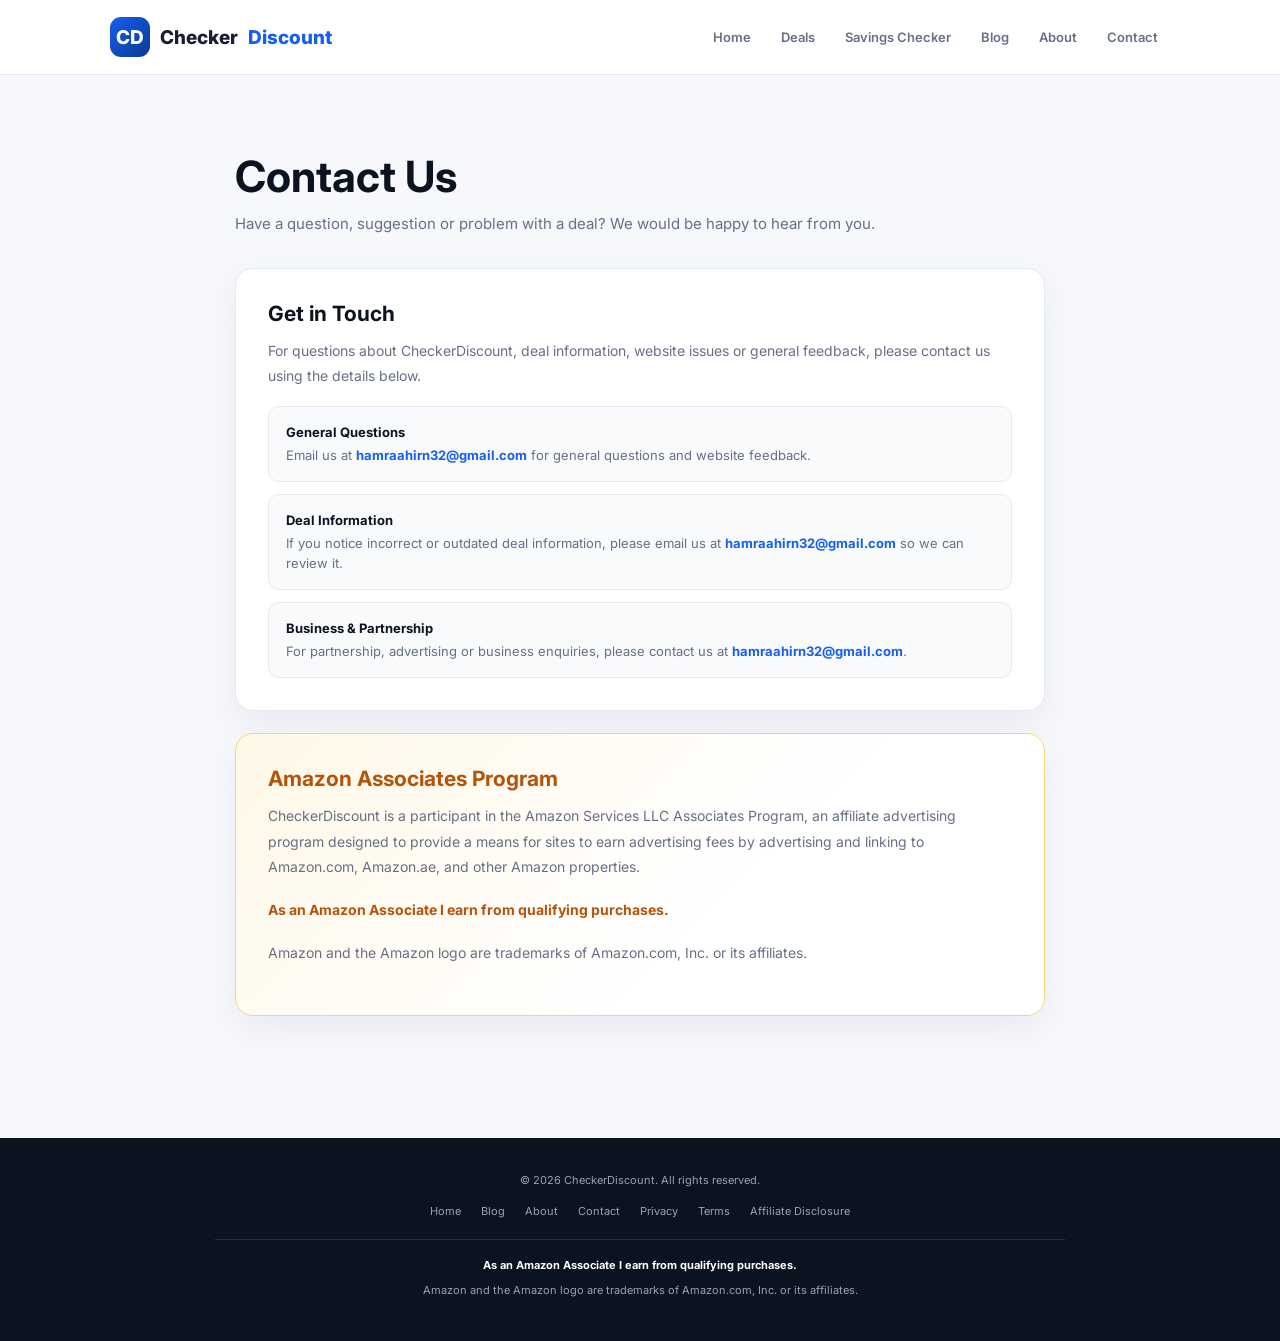
<file: contact.html>
<!DOCTYPE html>
<html lang="en">
<head>
    <meta charset="UTF-8">
    <meta name="viewport" content="width=device-width, initial-scale=1.0">

    <title>Contact Us | CheckerDiscount</title>
    <link rel="canonical" href="https://checkerdiscount.com/contact">
    <meta name="description" content="Contact CheckerDiscount for questions, feedback, or business enquiries.">

    <link rel="preconnect" href="https://fonts.googleapis.com">
    <link rel="preconnect" href="https://fonts.gstatic.com" crossorigin>

    <link href="https://fonts.googleapis.com/css2?family=Inter:wght@400;500;600;700;800&display=swap"
          rel="stylesheet">

    <style>
        :root {
            --brand: #155EEF;
            --brand-dark: #0B3B91;
            --navy: #0B1220;
            --text: #172033;
            --muted: #667085;
            --background: #F6F8FC;
            --white: #FFFFFF;
            --border: #E4EAF2;
            --green: #12B76A;
        }

        * {
            box-sizing: border-box;
            margin: 0;
            padding: 0;
        }

        body {
            font-family: "Inter", Arial, sans-serif;
            background: var(--background);
            color: var(--text);
        }

        a {
            text-decoration: none;
            color: inherit;
        }

        .header {
            background: white;
            border-bottom: 1px solid var(--border);
        }

        .nav {
            max-width: 1100px;
            margin: auto;
            min-height: 74px;
            padding: 0 20px;

            display: flex;
            align-items: center;
            justify-content: space-between;
        }

        .brand {
            display: flex;
            align-items: center;
            gap: 10px;
            font-size: 19px;
            font-weight: 800;
        }

        .logo {
            width: 40px;
            height: 40px;
            border-radius: 11px;

            display: flex;
            align-items: center;
            justify-content: center;

            background: linear-gradient(135deg, var(--brand), var(--brand-dark));
            color: white;
        }

        .brand span {
            color: var(--brand);
        }

        .nav-links {
            display: flex;
            gap: 6px;
        }

        .nav-links a {
            padding: 9px 12px;
            border-radius: 8px;
            color: var(--muted);
            font-size: 13px;
            font-weight: 600;
        }

        .nav-links a:hover {
            background: #EEF4FF;
            color: var(--brand);
        }

        .page {
            max-width: 850px;
            margin: auto;
            padding: 75px 20px 100px;
        }

        .page h1 {
            color: var(--navy);
            font-size: 43px;
            margin-bottom: 12px;
        }

        .intro {
            color: var(--muted);
            font-size: 15px;
            margin-bottom: 35px;
        }

        .contact-card {
            background: white;
            border: 1px solid var(--border);
            border-radius: 18px;
            padding: 32px;
            box-shadow: 0 12px 35px rgba(16,24,40,.06);
            margin-bottom: 22px;
        }

        .contact-card h2 {
            color: var(--navy);
            font-size: 21px;
            margin-bottom: 12px;
        }

        .contact-card p {
            color: var(--muted);
            font-size: 14px;
            line-height: 1.8;
            margin-bottom: 18px;
        }

        .contact-item {
            padding: 17px;
            background: #F8FAFC;
            border: 1px solid var(--border);
            border-radius: 11px;
            margin-top: 12px;
        }

        .contact-item strong {
            display: block;
            color: var(--navy);
            font-size: 13px;
            margin-bottom: 4px;
        }

        .contact-item span {
            color: var(--muted);
            font-size: 13px;
        }

        .contact-item a {
            color: var(--brand);
            font-weight: 700;
        }

        .contact-item a:hover {
            text-decoration: underline;
        }

        .amazon-card {
            background: linear-gradient(135deg, #FFF8E7 0%, #FFFFFF 60%);
            border: 1px solid #F5D77A;
        }

        .amazon-card h2 { color: #B45309; }
        .amazon-card strong { color: #B45309; }

        .footer {
            background: var(--navy);
            color: white;
            text-align: center;
            padding: 35px 20px;
        }

        .footer p {
            color: #98A2B3;
            font-size: 11px;
            margin-bottom: 12px;
        }

        .footer a {
            color: #98A2B3;
            font-size: 11px;
            margin: 0 8px;
        }

        .footer a:hover {
            color: white;
        }

        .footer-disclosure {
            max-width: 850px;
            margin: 20px auto 0;
            padding-top: 16px;
            border-top: 1px solid rgba(255,255,255,0.12);
            color: #AAB4C5;
            font-size: 12px;
            line-height: 1.7;
            text-align: center;
        }

        .footer-disclosure strong {
            color: white;
        }

        .footer-disclosure p {
            margin-bottom: 6px;
        }

        @media(max-width:700px) {
            .nav-links {
                display: none;
            }

            .page h1 {
                font-size: 35px;
            }
        }
    </style>
</head>

<body>

<header class="header">

    <div class="nav">

        <a href="/" class="brand">
            <div class="logo">CD</div>
            Checker<span>Discount</span>
        </a>

        <nav class="nav-links">
            <a href="/">Home</a>
            <a href="/#deals">Deals</a>
            <a href="/#savings">Savings Checker</a>
            <a href="/blog">Blog</a>
            <a href="/about">About</a>
            <a href="/contact">Contact</a>
        </nav>

    </div>

</header>


<main class="page">

    <h1>Contact Us</h1>

    <p class="intro">
        Have a question, suggestion or problem with a deal?
        We would be happy to hear from you.
    </p>


    <div class="contact-card">

        <h2>Get in Touch</h2>

        <p>
            For questions about CheckerDiscount, deal information,
            website issues or general feedback, please contact us
            using the details below.
        </p>

        <div class="contact-item">
            <strong>General Questions</strong>
            <span>
                Email us at
                <a href="mailto:hamraahirn32@gmail.com">hamraahirn32@gmail.com</a>
                for general questions and website feedback.
            </span>
        </div>

        <div class="contact-item">
            <strong>Deal Information</strong>
            <span>
                If you notice incorrect or outdated deal information,
                please email us at
                <a href="mailto:hamraahirn32@gmail.com">hamraahirn32@gmail.com</a>
                so we can review it.
            </span>
        </div>

        <div class="contact-item">
            <strong>Business & Partnership</strong>
            <span>
                For partnership, advertising or business enquiries,
                please contact us at
                <a href="mailto:hamraahirn32@gmail.com">hamraahirn32@gmail.com</a>.
            </span>
        </div>

    </div>


    <div class="contact-card amazon-card">

        <h2>Amazon Associates Program</h2>

        <p>
            CheckerDiscount is a participant in the Amazon Services LLC
            Associates Program, an affiliate advertising program designed
            to provide a means for sites to earn advertising fees by
            advertising and linking to Amazon.com, Amazon.ae, and other
            Amazon properties.
        </p>

        <p>
            <strong>As an Amazon Associate I earn from qualifying purchases.</strong>
        </p>

        <p>
            Amazon and the Amazon logo are trademarks of Amazon.com, Inc.
            or its affiliates.
        </p>

    </div>

</main>


<footer class="footer">

    <p>
        © 2026 CheckerDiscount. All rights reserved.
    </p>

    <a href="/">Home</a>
    <a href="/blog">Blog</a>
    <a href="/about">About</a>
    <a href="/contact">Contact</a>
    <a href="/privacy">Privacy</a>
    <a href="/terms">Terms</a>
    <a href="/affiliate-disclosure">Affiliate Disclosure</a>

    <div class="footer-disclosure">
        <p><strong>As an Amazon Associate I earn from qualifying purchases.</strong></p>
        <p>Amazon and the Amazon logo are trademarks of Amazon.com, Inc. or its affiliates.</p>
    </div>

</footer>

</body>
</html>
</file>
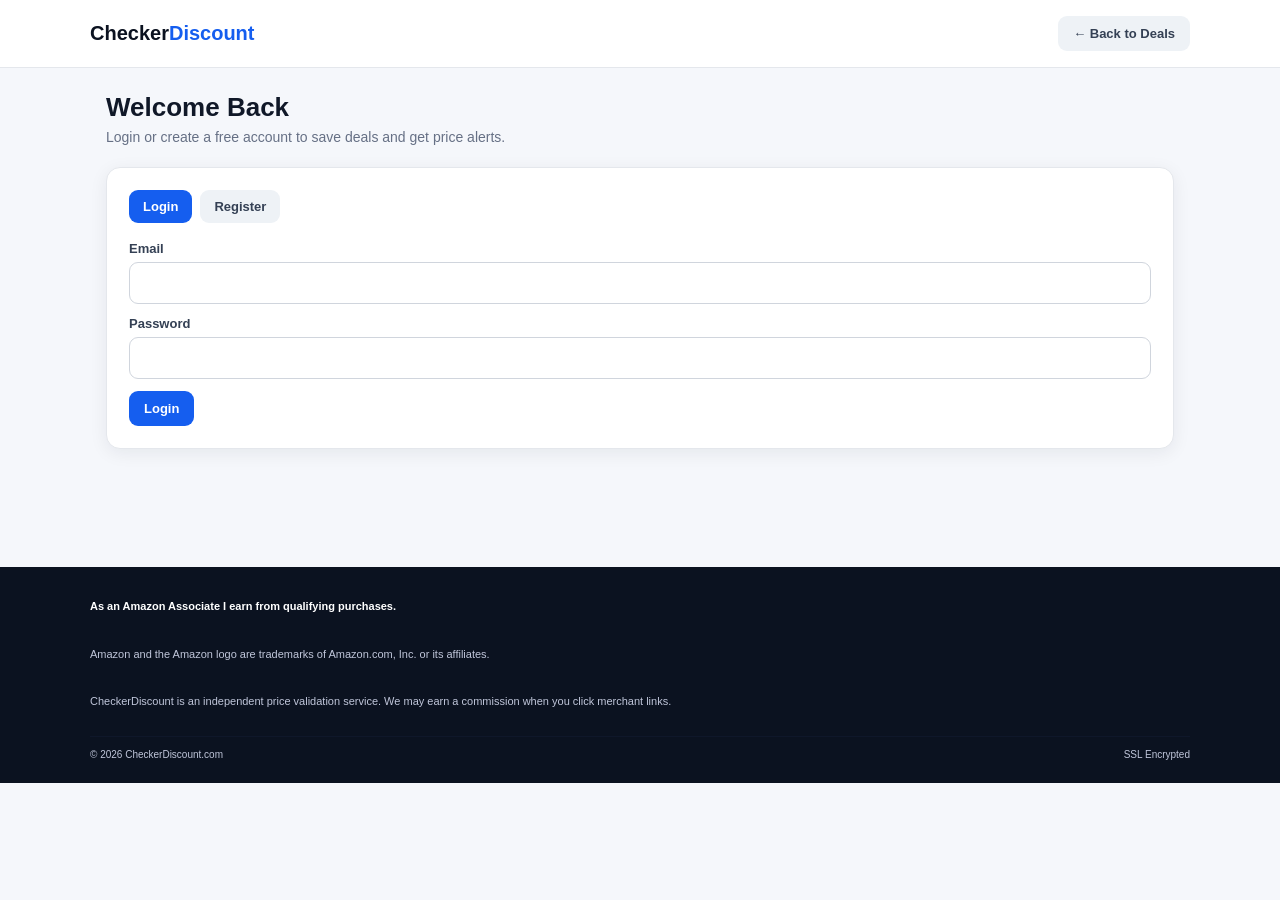
<file: customer.html>
<!DOCTYPE html>
<html lang="en">
<head>
<meta charset="UTF-8">
<meta name="viewport" content="width=device-width, initial-scale=1.0">
  <meta name="robots" content="noindex, follow">
  <link rel="canonical" href="https://checkerdiscount.com/customer">
<title>My Account – CheckerDiscount</title>
<style>
:root{
  --primary:#155eef;--primary-dark:#0047c1;--green:#12b76a;--red:#d92d20;
  --bg:#f5f7fb;--card:#fff;--text:#101828;--muted:#667085;
  --border:#e4e7ec;--shadow:0 4px 18px rgba(16,24,40,.07);
  --navy:#0B1220;--navy-surface:#0F172A;
}
*{box-sizing:border-box;}
body{margin:0;font-family:Inter,Arial,sans-serif;background:var(--bg);color:var(--text);}
header{background:#fff;border-bottom:1px solid var(--border);padding:16px 20px;position:sticky;top:0;z-index:10;}
.header-inner{max-width:1100px;margin:auto;display:flex;justify-content:space-between;align-items:center;}
.logo{font-size:20px;font-weight:800;color:#0b1220;}
.logo span{color:var(--primary);}
.container{max-width:1100px;margin:24px auto;padding:0 16px 60px;}
h1{margin:0 0 6px;font-size:26px;}
.subtitle{color:var(--muted);margin-bottom:22px;font-size:14px;}
.card{background:#fff;border:1px solid var(--border);border-radius:14px;padding:22px;box-shadow:var(--shadow);margin-bottom:18px;}
.card h2{margin:0 0 14px;font-size:18px;}
.field{display:flex;flex-direction:column;gap:6px;margin-bottom:12px;}
label{font-size:13px;font-weight:600;color:#344054;}
input{width:100%;min-height:42px;border:1px solid #d0d5dd;border-radius:9px;padding:10px 12px;font-size:14px;outline:none;}
input:focus{border-color:var(--primary);box-shadow:0 0 0 3px rgba(21,94,239,.1);}
button{border:0;border-radius:9px;padding:10px 15px;cursor:pointer;font-weight:700;font-size:13px;}
button:disabled{opacity:.6;cursor:not-allowed;}
.btn-primary{background:var(--primary);color:#fff;}
.btn-primary:hover:not(:disabled){background:var(--primary-dark);}
.btn-secondary{background:#eef2f6;color:#344054;}
.btn-red{background:#feeceb;color:#b42318;}
.tabs{display:flex;gap:8px;margin-bottom:18px;flex-wrap:wrap;}
.tab{padding:9px 14px;border-radius:9px;background:#eef2f6;color:#344054;font-weight:700;font-size:13px;cursor:pointer;border:0;}
.tab.active{background:var(--primary);color:#fff;}
.message{display:none;margin-bottom:16px;padding:11px 14px;border-radius:9px;font-size:13px;font-weight:700;}
.message.show{display:block;}
.message.success{background:#ecfdf3;color:#027a48;border:1px solid #abefc6;}
.message.error{background:#fef3f2;color:#b42318;border:1px solid #fecdca;}
.watch-item{display:flex;gap:12px;align-items:center;padding:12px;border:1px solid var(--border);border-radius:12px;margin-bottom:10px;}
.watch-item img{width:60px;height:60px;object-fit:cover;border-radius:9px;background:#eef2f6;}
.watch-item .info{flex:1;min-width:0;}
.watch-item .title{font-weight:700;font-size:14px;margin-bottom:2px;}
.watch-item .meta{font-size:12px;color:var(--muted);}
.watch-item .price{font-weight:800;color:var(--primary);}
.empty{padding:24px;text-align:center;color:var(--muted);font-size:14px;}
.hidden{display:none!important;}
.cd-disclosure-footer{background:var(--navy);color:#c0c6da;padding:20px;margin-top:40px;font-size:11px;line-height:1.6;}
.cd-disclosure-footer .inner{max-width:1100px;margin:0 auto;display:flex;flex-direction:column;gap:8px;}
.cd-disclosure-footer strong{color:#ffffff;}
.cd-disclosure-footer .bottom{display:flex;justify-content:space-between;border-top:1px solid var(--navy-surface);padding-top:10px;margin-top:6px;font-size:10px;}
@media(max-width:640px){.watch-item{flex-wrap:wrap;}}
</style>
</head>
<body>

<header>
  <div class="header-inner">
    <div class="logo">Checker<span>Discount</span></div>
    <div>
      <button class="btn-secondary" onclick="location.href='/'">← Back to Deals</button>
      <button class="btn-red" id="logoutBtn" onclick="logout()" style="display:none;">Logout</button>
    </div>
  </div>
</header>

<div class="container">
  <div id="message" class="message"></div>

  <div id="authView">
    <h1 id="authTitle">Welcome Back</h1>
    <div class="subtitle">Login or create a free account to save deals and get price alerts.</div>

    <div class="card">
      <div class="tabs">
        <button class="tab active" id="loginTab" onclick="switchAuth('login')">Login</button>
        <button class="tab" id="registerTab" onclick="switchAuth('register')">Register</button>
      </div>

      <form id="loginForm" onsubmit="handleLogin(event)">
        <div class="field"><label>Email</label><input id="loginEmail" type="email" required></div>
        <div class="field"><label>Password</label><input id="loginPassword" type="password" required></div>
        <button type="submit" class="btn-primary">Login</button>
      </form>

      <form id="registerForm" class="hidden" onsubmit="handleRegister(event)">
        <div class="field"><label>Name</label><input id="regName" required></div>
        <div class="field"><label>Email</label><input id="regEmail" type="email" required></div>
        <div class="field"><label>Password (min 6 chars)</label><input id="regPassword" type="password" minlength="6" required></div>
        <button type="submit" class="btn-primary">Create Account</button>
      </form>
    </div>
  </div>

  <div id="dashboardView" class="hidden">
    <h1>My Dashboard</h1>
    <div class="subtitle" id="welcomeLine">Welcome!</div>

    <div class="tabs">
      <button class="tab active" onclick="showTab('watchlist')">❤️ Watchlist</button>
      <button class="tab" onclick="showTab('account')">👤 Account</button>
    </div>

    <div id="watchlistTab">
      <div class="card">
        <h2>Saved Deals & Price Alerts</h2>
        <div id="watchlistContainer"><div class="empty">Loading...</div></div>
      </div>
    </div>

    <div id="accountTab" class="hidden">
      <div class="card">
        <h2>Account Information</h2>
        <div class="field"><label>Name</label><input id="acctName" readonly></div>
        <div class="field"><label>Email</label><input id="acctEmail" readonly></div>
      </div>
    </div>
  </div>
</div>

<!-- ========== DISCLOSURE FOOTER ========== -->
<div class="cd-disclosure-footer">
  <div class="inner">
    <p><strong>As an Amazon Associate I earn from qualifying purchases.</strong></p>
    <p>Amazon and the Amazon logo are trademarks of Amazon.com, Inc. or its affiliates.</p>
    <p>CheckerDiscount is an independent price validation service. We may earn a commission when you click merchant links.</p>
    <div class="bottom">
      <span>© 2026 CheckerDiscount.com</span>
      <span>SSL Encrypted</span>
    </div>
  </div>
</div>

<script>
const API_BASE = "https://deal-api.hamraahirn32.workers.dev";

function $(id){ return document.getElementById(id); }

function showMessage(text, type="success"){
  const box = $("message");
  box.textContent = text;
  box.className = "message show " + type;
  clearTimeout(window.__mt);
  window.__mt = setTimeout(()=>{ box.className = "message"; }, 6000);
  window.scrollTo({ top: 0, behavior: "smooth" });
}

function getToken(){ return localStorage.getItem("cd_customer_token") || ""; }
function setToken(t){ localStorage.setItem("cd_customer_token", t); }
function clearToken(){ localStorage.removeItem("cd_customer_token"); }

async function api(path, opts={}){
  const headers = { "Content-Type":"application/json", ...(opts.headers||{}) };
  const token = getToken();
  if (token) headers["Authorization"] = "Bearer " + token;
  const res = await fetch(API_BASE + path, { ...opts, headers });
  let data = {};
  try { data = await res.json(); } catch(e){}
  if (!res.ok) throw new Error(data.error || `Request failed (${res.status})`);
  return data;
}

function switchAuth(mode){
  if (mode === "login"){
    $("loginForm").classList.remove("hidden");
    $("registerForm").classList.add("hidden");
    $("loginTab").classList.add("active");
    $("registerTab").classList.remove("active");
    $("authTitle").textContent = "Welcome Back";
  } else {
    $("loginForm").classList.add("hidden");
    $("registerForm").classList.remove("hidden");
    $("loginTab").classList.remove("active");
    $("registerTab").classList.add("active");
    $("authTitle").textContent = "Create Account";
  }
  $("message").className = "message";
}

async function handleLogin(e){
  e.preventDefault();
  const btn = e.target.querySelector('button[type="submit"]');
  const originalText = btn.textContent;
  btn.disabled = true;
  btn.textContent = "Logging in...";
  
  try {
    const data = await api("/api/customer/login", {
      method:"POST",
      body: JSON.stringify({
        email: $("loginEmail").value.trim(),
        password: $("loginPassword").value
      })
    });
    setToken(data.token);
    showMessage("✅ Logged in successfully. Welcome back!", "success");
    await loadDashboard();
  } catch(err){ 
    showMessage(err.message || "Login failed", "error"); 
  } finally {
    btn.disabled = false;
    btn.textContent = originalText;
  }
}

async function handleRegister(e){
  e.preventDefault();
  
  const btn = e.target.querySelector('button[type="submit"]');
  const originalText = btn.textContent;
  btn.disabled = true;
  btn.textContent = "Creating...";
  
  $("message").className = "message";
  
  try {
    const data = await api("/api/customer/register", {
      method:"POST",
      body: JSON.stringify({
        name: $("regName").value.trim(),
        email: $("regEmail").value.trim(),
        password: $("regPassword").value
      })
    });
    
    setToken(data.token);
    
    const userName = data.customer?.name || "friend";
    showMessage("✅ Account created successfully! Welcome, " + userName + "! Redirecting to your dashboard...", "success");
    
    $("regName").value = "";
    $("regEmail").value = "";
    $("regPassword").value = "";
    
    setTimeout(async () => {
      await loadDashboard();
    }, 800);
    
  } catch(err){ 
    showMessage(err.message || "Registration failed. Please try again.", "error"); 
  } finally {
    btn.disabled = false;
    btn.textContent = originalText;
  }
}

async function logout(){
  try { await api("/api/customer/logout", { method:"POST" }); } catch(e){}
  clearToken();
  location.reload();
}

async function loadDashboard(){
  const token = getToken();
  if (!token){ showAuth(); return; }

  try {
    const me = await api("/api/customer/me");
    showDashboard(me.customer);
    await loadWatchlist();
  } catch(e){
    clearToken();
    showAuth();
  }
}

function showAuth(){
  $("authView").classList.remove("hidden");
  $("dashboardView").classList.add("hidden");
  $("logoutBtn").style.display = "none";
}

function showDashboard(customer){
  $("authView").classList.add("hidden");
  $("dashboardView").classList.remove("hidden");
  $("logoutBtn").style.display = "inline-block";
  $("welcomeLine").textContent = `Welcome, ${customer.name}!`;
  $("acctName").value = customer.name;
  $("acctEmail").value = customer.email;
}

function showTab(name){
  document.querySelectorAll(".tab").forEach(t => t.classList.remove("active"));
  event.target.classList.add("active");
  $("watchlistTab").classList.toggle("hidden", name !== "watchlist");
  $("accountTab").classList.toggle("hidden", name !== "account");
}

async function loadWatchlist(){
  const box = $("watchlistContainer");
  box.innerHTML = `<div class="empty">Loading...</div>`;

  try {
    const data = await api("/api/customer/watchlist");
    if (!data.watchlist.length){
      box.innerHTML = `<div class="empty">Your watchlist is empty. Add deals from the homepage to track prices.</div>`;
      return;
    }

    box.innerHTML = data.watchlist.map(item => `
      <div class="watch-item">
        <img src="${item.image_url || 'https://images.unsplash.com/photo-1523275335684-37898b6baf30?auto=format&fit=crop&q=80&w=200'}" alt="">
        <div class="info">
          <div class="title">${item.title || "Deal"}</div>
          <div class="meta">${item.store || ""} · ${item.country_code || ""}</div>
          <div class="price">Check Latest Price on Store
            ${item.alert_price ? ` · Alert below ${Number(item.alert_price).toFixed(2)}` : ""}
          </div>
        </div>
        <button class="btn-red" onclick="removeWatch(${item.id})">Remove</button>
      </div>
    `).join("");
  } catch(e){
    box.innerHTML = `<div class="empty">${e.message}</div>`;
  }
}

async function removeWatch(id){
  try {
    await api(`/api/customer/watchlist/${id}`, { method:"DELETE" });
    showMessage("Removed from watchlist.", "success");
    await loadWatchlist();
  } catch(e){ showMessage(e.message, "error"); }
}

loadDashboard();
</script>
</body>
</html>
</file>
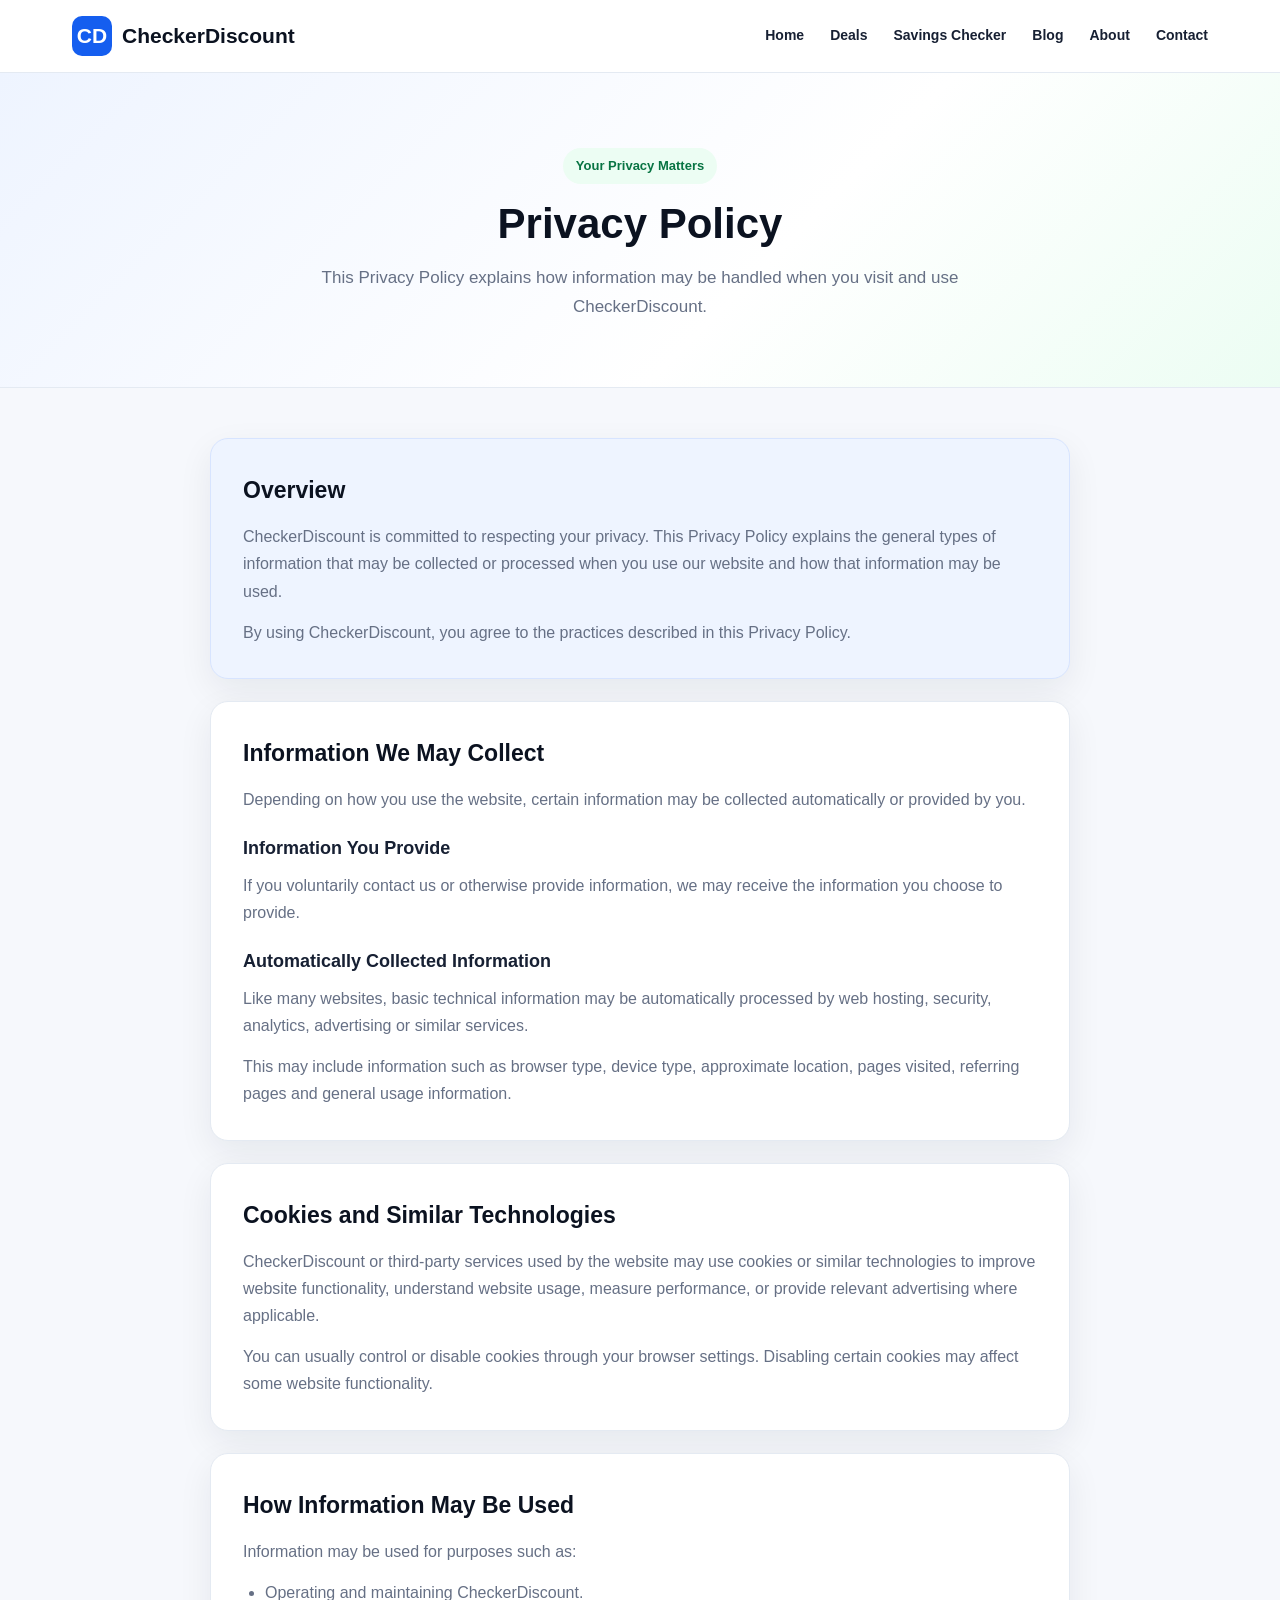
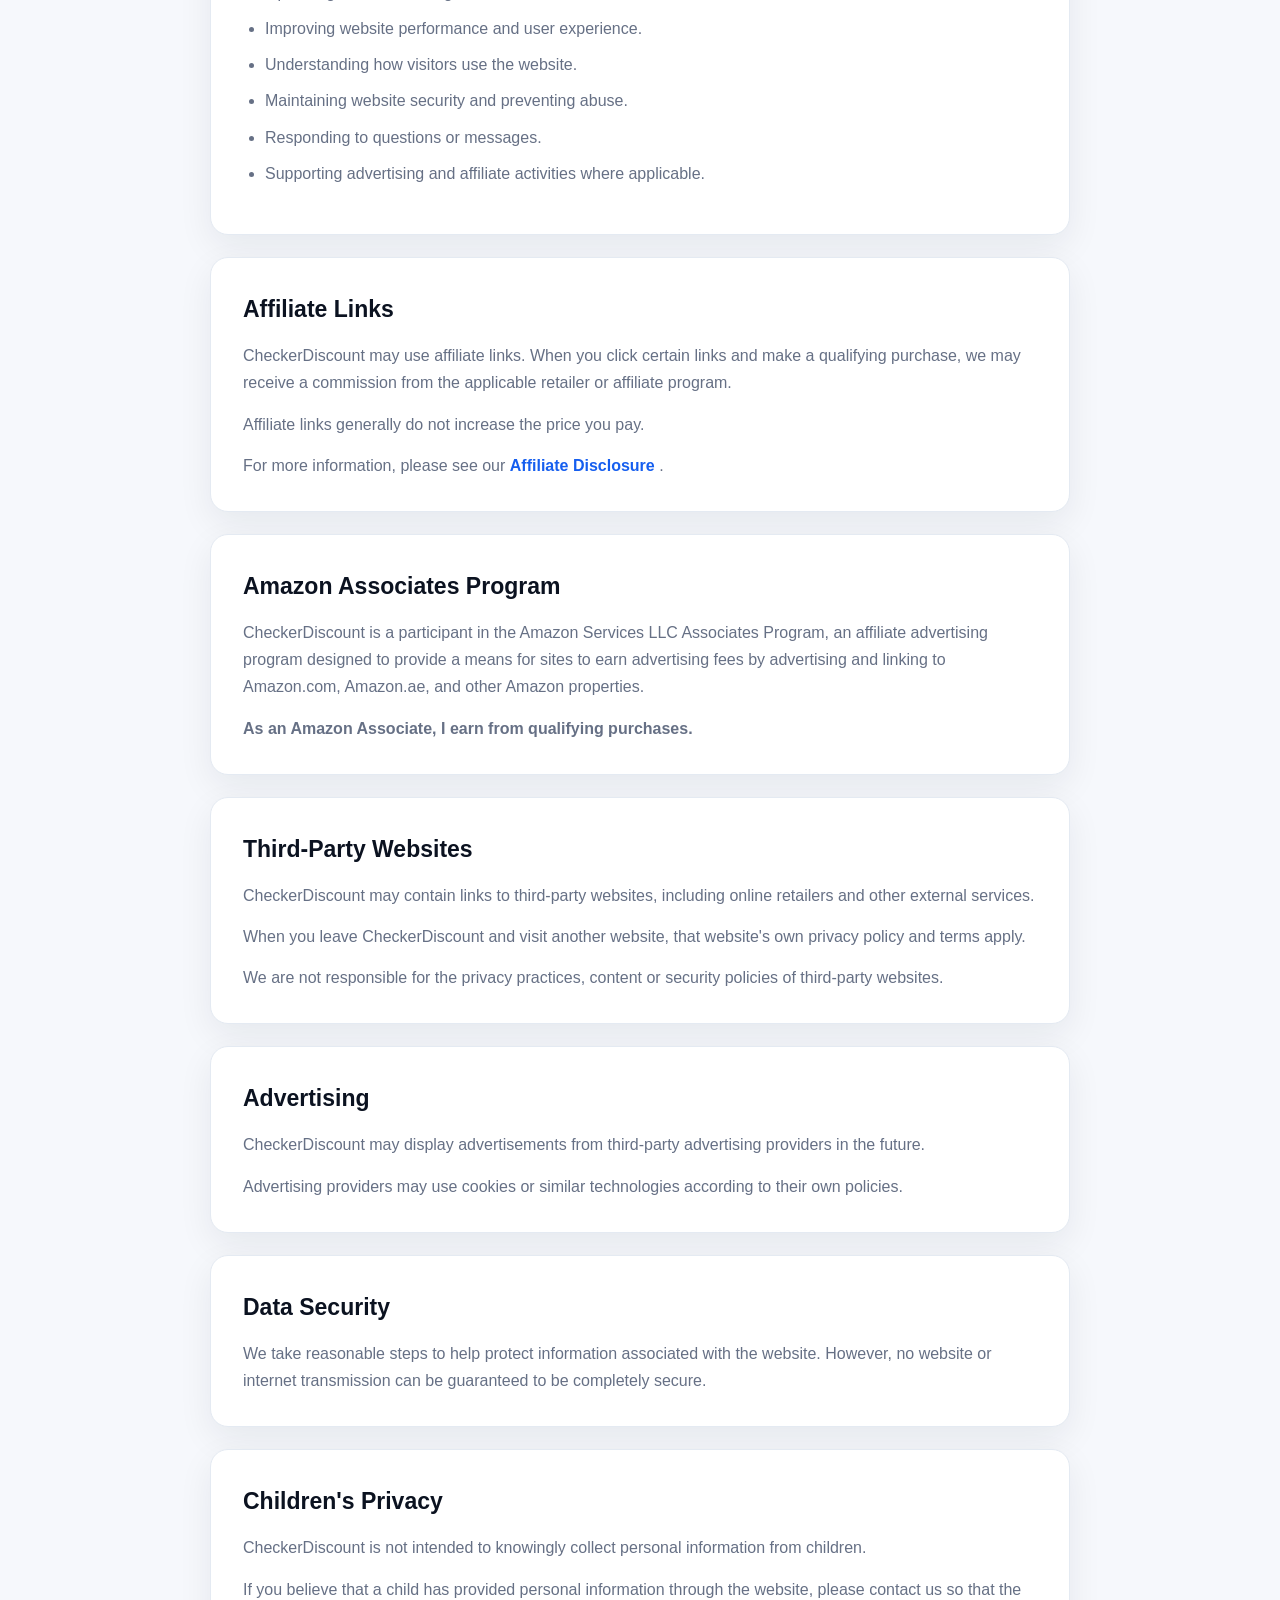
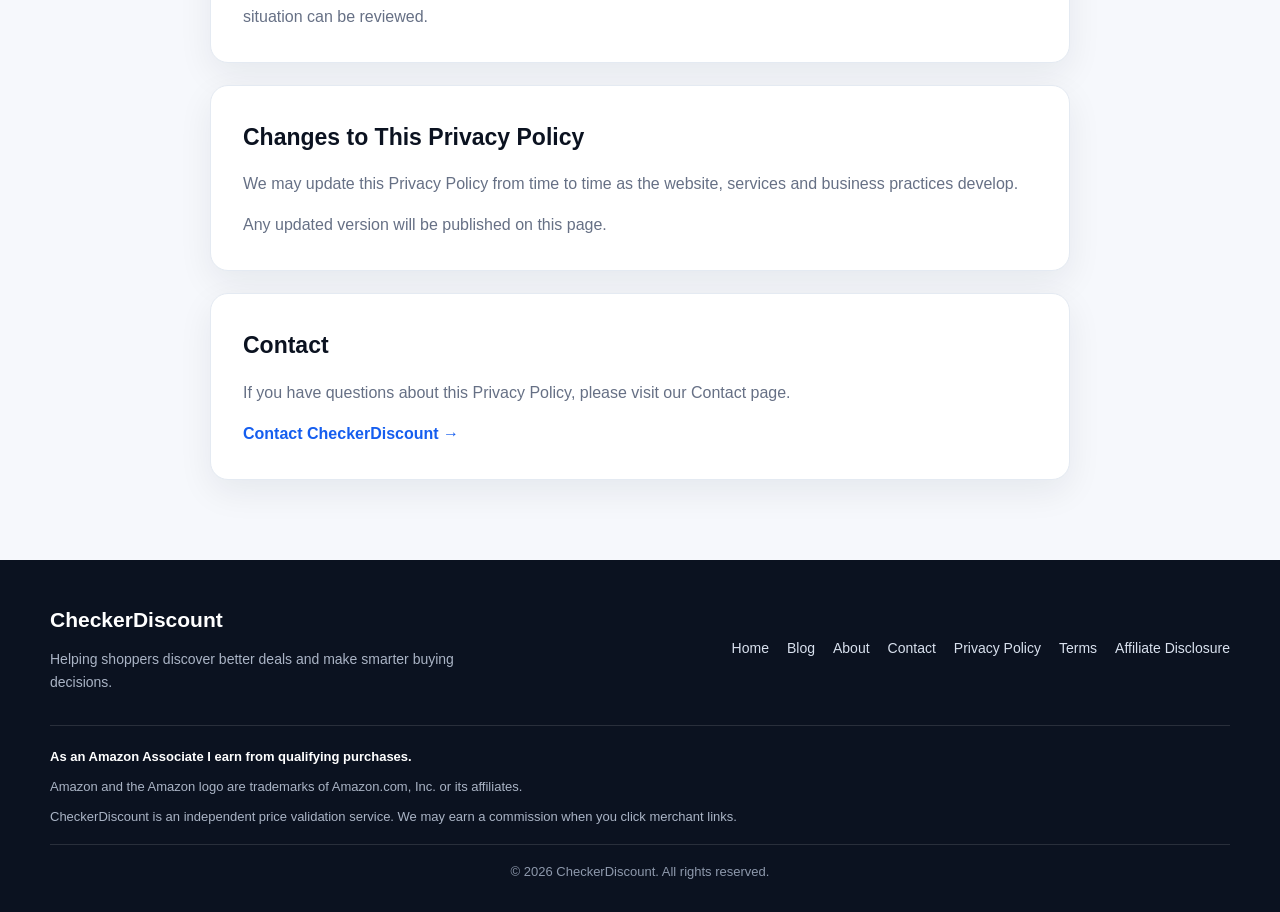
<file: privacy.html>
<!DOCTYPE html>
<html lang="en">
<head>
    <meta charset="UTF-8">
    <meta name="viewport" content="width=device-width, initial-scale=1.0">

    <title>Privacy Policy | CheckerDiscount</title>
    <link rel="canonical" href="https://checkerdiscount.com/privacy">
    <meta name="description" content="Read the CheckerDiscount Privacy Policy to understand how information may be handled when you use our website.">

    <style>
        :root {
            --brand: #155EEF;
            --brand-dark: #0B3B91;
            --brand-soft: #EEF4FF;
            --navy: #0B1220;
            --text: #172033;
            --muted: #667085;
            --green: #12B76A;
            --green-soft: #ECFDF3;
            --background: #F6F8FC;
            --white: #FFFFFF;
            --border: #E4EAF2;
            --shadow: 0 12px 35px rgba(16, 24, 40, 0.07);
        }

        * {
            box-sizing: border-box;
            margin: 0;
            padding: 0;
        }

        body {
            font-family: Arial, Helvetica, sans-serif;
            background: var(--background);
            color: var(--text);
            line-height: 1.7;
        }

        a {
            color: inherit;
            text-decoration: none;
        }

        header {
            background: var(--white);
            border-bottom: 1px solid var(--border);
            position: sticky;
            top: 0;
            z-index: 1000;
        }

        .header-inner {
            max-width: 1180px;
            margin: auto;
            padding: 16px 22px;
            display: flex;
            align-items: center;
            justify-content: space-between;
        }

        .brand {
            display: flex;
            align-items: center;
            gap: 10px;
            font-size: 21px;
            font-weight: 800;
            color: var(--navy);
        }

        .logo-placeholder {
            width: 40px;
            height: 40px;
            border-radius: 10px;
            background: var(--brand);
            color: white;
            display: flex;
            align-items: center;
            justify-content: center;
            font-weight: 800;
        }

        nav {
            display: flex;
            align-items: center;
            gap: 26px;
        }

        nav a {
            color: var(--text);
            font-size: 14px;
            font-weight: 600;
        }

        nav a:hover {
            color: var(--brand);
        }

        .menu-btn {
            display: none;
            border: 0;
            background: transparent;
            font-size: 26px;
            cursor: pointer;
        }

        .page-hero {
            background: linear-gradient(135deg, #EEF4FF 0%, #FFFFFF 60%, #ECFDF3 100%);
            padding: 75px 20px 65px;
            text-align: center;
            border-bottom: 1px solid var(--border);
        }

        .page-hero span {
            display: inline-block;
            background: var(--green-soft);
            color: #087443;
            padding: 7px 13px;
            border-radius: 999px;
            font-size: 13px;
            font-weight: 700;
            margin-bottom: 16px;
        }

        .page-hero h1 {
            font-size: 42px;
            line-height: 1.15;
            color: var(--navy);
            margin-bottom: 16px;
        }

        .page-hero p {
            max-width: 700px;
            margin: auto;
            color: var(--muted);
            font-size: 17px;
        }

        .content {
            max-width: 900px;
            margin: 50px auto 80px;
            padding: 0 20px;
        }

        .card {
            background: var(--white);
            border: 1px solid var(--border);
            border-radius: 18px;
            padding: 32px;
            margin-bottom: 22px;
            box-shadow: var(--shadow);
        }

        .card h2 {
            font-size: 23px;
            color: var(--navy);
            margin-bottom: 13px;
        }

        .card h3 {
            font-size: 18px;
            color: var(--text);
            margin: 20px 0 8px;
        }

        .card p {
            color: var(--muted);
            margin-bottom: 14px;
        }

        .card p:last-child {
            margin-bottom: 0;
        }

        ul {
            margin: 10px 0 15px 22px;
            color: var(--muted);
        }

        li {
            margin-bottom: 9px;
        }

        .highlight {
            background: var(--brand-soft);
            border: 1px solid #D7E4FF;
        }

        footer {
            background: var(--navy);
            color: white;
            padding: 42px 20px 28px;
        }

        .footer-inner {
            max-width: 1180px;
            margin: auto;
        }

        .footer-top {
            display: flex;
            justify-content: space-between;
            gap: 30px;
            flex-wrap: wrap;
        }

        .footer-brand {
            font-size: 21px;
            font-weight: 800;
            margin-bottom: 10px;
        }

        .footer-description {
            color: #AAB4C5;
            max-width: 430px;
            font-size: 14px;
        }

        .footer-links {
            display: flex;
            flex-wrap: wrap;
            gap: 18px;
            align-items: center;
        }

        .footer-links a {
            color: #D9E1EE;
            font-size: 14px;
        }

        .footer-links a:hover {
            color: white;
        }

        .footer-disclosure {
            border-top: 1px solid rgba(255,255,255,0.12);
            margin-top: 30px;
            padding-top: 20px;
            color: #AAB4C5;
            font-size: 13px;
            line-height: 1.7;
        }

        .footer-disclosure strong {
            color: white;
        }

        .footer-disclosure p {
            margin-bottom: 8px;
        }

        .footer-bottom {
            border-top: 1px solid rgba(255,255,255,0.12);
            margin-top: 16px;
            padding-top: 16px;
            color: #8E99AC;
            font-size: 13px;
            text-align: center;
        }

        @media (max-width: 768px) {

            .header-inner {
                padding: 13px 16px;
            }

            nav {
                display: none;
                position: absolute;
                top: 69px;
                left: 0;
                right: 0;
                background: white;
                border-bottom: 1px solid var(--border);
                padding: 18px 20px;
                flex-direction: column;
                align-items: flex-start;
                gap: 16px;
            }

            nav.active {
                display: flex;
            }

            .menu-btn {
                display: block;
            }

            .page-hero {
                padding: 55px 18px 50px;
            }

            .page-hero h1 {
                font-size: 32px;
            }

            .page-hero p {
                font-size: 15px;
            }

            .content {
                margin-top: 30px;
                margin-bottom: 50px;
            }

            .card {
                padding: 23px;
                border-radius: 15px;
            }

            .card h2 {
                font-size: 20px;
            }

            .footer-top {
                flex-direction: column;
            }

            .footer-links {
                gap: 14px;
            }
        }
    </style>
</head>

<body>

<header>
    <div class="header-inner">

        <a href="/" class="brand">
            <div class="logo-placeholder">CD</div>
            <span>CheckerDiscount</span>
        </a>

        <button class="menu-btn" onclick="toggleMenu()">☰</button>

        <nav id="mainNav">
            <a href="/">Home</a>
            <a href="/#deals">Deals</a>
            <a href="/#savings">Savings Checker</a>
            <a href="/blog">Blog</a>
            <a href="/about">About</a>
            <a href="/contact">Contact</a>
        </nav>

    </div>
</header>

<section class="page-hero">
    <span>Your Privacy Matters</span>

    <h1>Privacy Policy</h1>

    <p>
        This Privacy Policy explains how information may be handled when
        you visit and use CheckerDiscount.
    </p>
</section>

<main class="content">

    <section class="card highlight">
        <h2>Overview</h2>

        <p>
            CheckerDiscount is committed to respecting your privacy.
            This Privacy Policy explains the general types of information
            that may be collected or processed when you use our website
            and how that information may be used.
        </p>

        <p>
            By using CheckerDiscount, you agree to the practices described
            in this Privacy Policy.
        </p>
    </section>


    <section class="card">
        <h2>Information We May Collect</h2>

        <p>
            Depending on how you use the website, certain information may
            be collected automatically or provided by you.
        </p>

        <h3>Information You Provide</h3>

        <p>
            If you voluntarily contact us or otherwise provide information,
            we may receive the information you choose to provide.
        </p>

        <h3>Automatically Collected Information</h3>

        <p>
            Like many websites, basic technical information may be
            automatically processed by web hosting, security, analytics,
            advertising or similar services.
        </p>

        <p>
            This may include information such as browser type, device type,
            approximate location, pages visited, referring pages and
            general usage information.
        </p>
    </section>


    <section class="card">
        <h2>Cookies and Similar Technologies</h2>

        <p>
            CheckerDiscount or third-party services used by the website
            may use cookies or similar technologies to improve website
            functionality, understand website usage, measure performance,
            or provide relevant advertising where applicable.
        </p>

        <p>
            You can usually control or disable cookies through your browser
            settings. Disabling certain cookies may affect some website
            functionality.
        </p>
    </section>


    <section class="card">
        <h2>How Information May Be Used</h2>

        <p>
            Information may be used for purposes such as:
        </p>

        <ul>
            <li>Operating and maintaining CheckerDiscount.</li>
            <li>Improving website performance and user experience.</li>
            <li>Understanding how visitors use the website.</li>
            <li>Maintaining website security and preventing abuse.</li>
            <li>Responding to questions or messages.</li>
            <li>Supporting advertising and affiliate activities where applicable.</li>
        </ul>
    </section>


    <section class="card">
        <h2>Affiliate Links</h2>

        <p>
            CheckerDiscount may use affiliate links. When you click certain
            links and make a qualifying purchase, we may receive a commission
            from the applicable retailer or affiliate program.
        </p>

        <p>
            Affiliate links generally do not increase the price you pay.
        </p>

        <p>
            For more information, please see our
            <a href="/affiliate-disclosure"
               style="color: var(--brand); font-weight: 700;">
                Affiliate Disclosure
            </a>.
        </p>
    </section>


    <section class="card">
        <h2>Amazon Associates Program</h2>

        <p>
            CheckerDiscount is a participant in the Amazon Services LLC
            Associates Program, an affiliate advertising program designed
            to provide a means for sites to earn advertising fees by
            advertising and linking to Amazon.com, Amazon.ae, and other
            Amazon properties.
        </p>

        <p>
            <strong>As an Amazon Associate, I earn from qualifying purchases.</strong>
        </p>
    </section>


    <section class="card">
        <h2>Third-Party Websites</h2>

        <p>
            CheckerDiscount may contain links to third-party websites,
            including online retailers and other external services.
        </p>

        <p>
            When you leave CheckerDiscount and visit another website,
            that website's own privacy policy and terms apply.
        </p>

        <p>
            We are not responsible for the privacy practices, content or
            security policies of third-party websites.
        </p>
    </section>


    <section class="card">
        <h2>Advertising</h2>

        <p>
            CheckerDiscount may display advertisements from third-party
            advertising providers in the future.
        </p>

        <p>
            Advertising providers may use cookies or similar technologies
            according to their own policies.
        </p>
    </section>


    <section class="card">
        <h2>Data Security</h2>

        <p>
            We take reasonable steps to help protect information associated
            with the website. However, no website or internet transmission
            can be guaranteed to be completely secure.
        </p>
    </section>


    <section class="card">
        <h2>Children's Privacy</h2>

        <p>
            CheckerDiscount is not intended to knowingly collect personal
            information from children.
        </p>

        <p>
            If you believe that a child has provided personal information
            through the website, please contact us so that the situation
            can be reviewed.
        </p>
    </section>


    <section class="card">
        <h2>Changes to This Privacy Policy</h2>

        <p>
            We may update this Privacy Policy from time to time as the
            website, services and business practices develop.
        </p>

        <p>
            Any updated version will be published on this page.
        </p>
    </section>


    <section class="card">
        <h2>Contact</h2>

        <p>
            If you have questions about this Privacy Policy, please visit
            our Contact page.
        </p>

        <p>
            <a href="/contact"
               style="color: var(--brand); font-weight: 700;">
                Contact CheckerDiscount →
            </a>
        </p>
    </section>

</main>


<footer>
    <div class="footer-inner">

        <div class="footer-top">

            <div>
                <div class="footer-brand">CheckerDiscount</div>

                <p class="footer-description">
                    Helping shoppers discover better deals and make
                    smarter buying decisions.
                </p>
            </div>

            <div class="footer-links">
                <a href="/">Home</a>
                <a href="/blog">Blog</a>
                <a href="/about">About</a>
                <a href="/contact">Contact</a>
                <a href="/privacy">Privacy Policy</a>
                <a href="/terms">Terms</a>
                <a href="/affiliate-disclosure">Affiliate Disclosure</a>
            </div>

        </div>

        <div class="footer-disclosure">
            <p><strong>As an Amazon Associate I earn from qualifying purchases.</strong></p>
            <p>Amazon and the Amazon logo are trademarks of Amazon.com, Inc. or its affiliates.</p>
            <p>CheckerDiscount is an independent price validation service. We may earn a commission when you click merchant links.</p>
        </div>

        <div class="footer-bottom">
            © 2026 CheckerDiscount. All rights reserved.
        </div>

    </div>
</footer>


<script>
    function toggleMenu() {
        document.getElementById("mainNav").classList.toggle("active");
    }
</script>

</body>
</html>
</file>
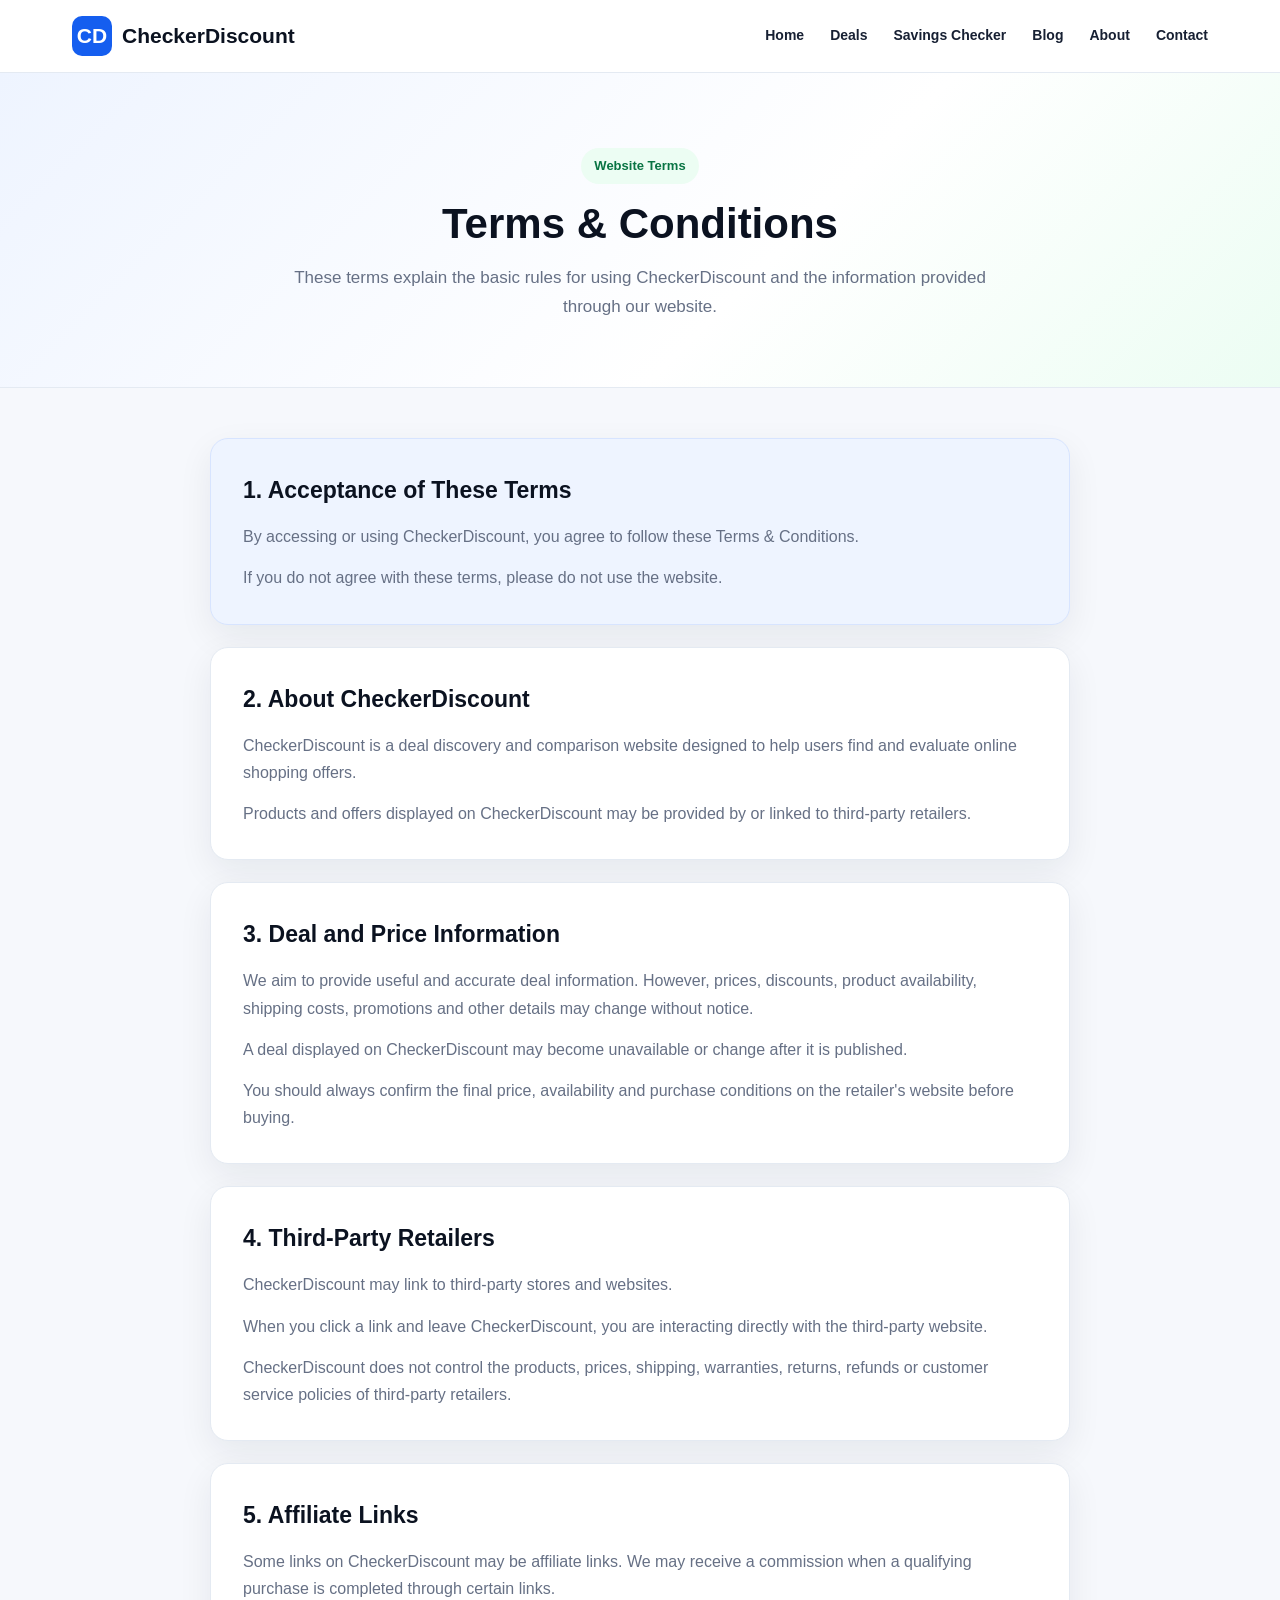
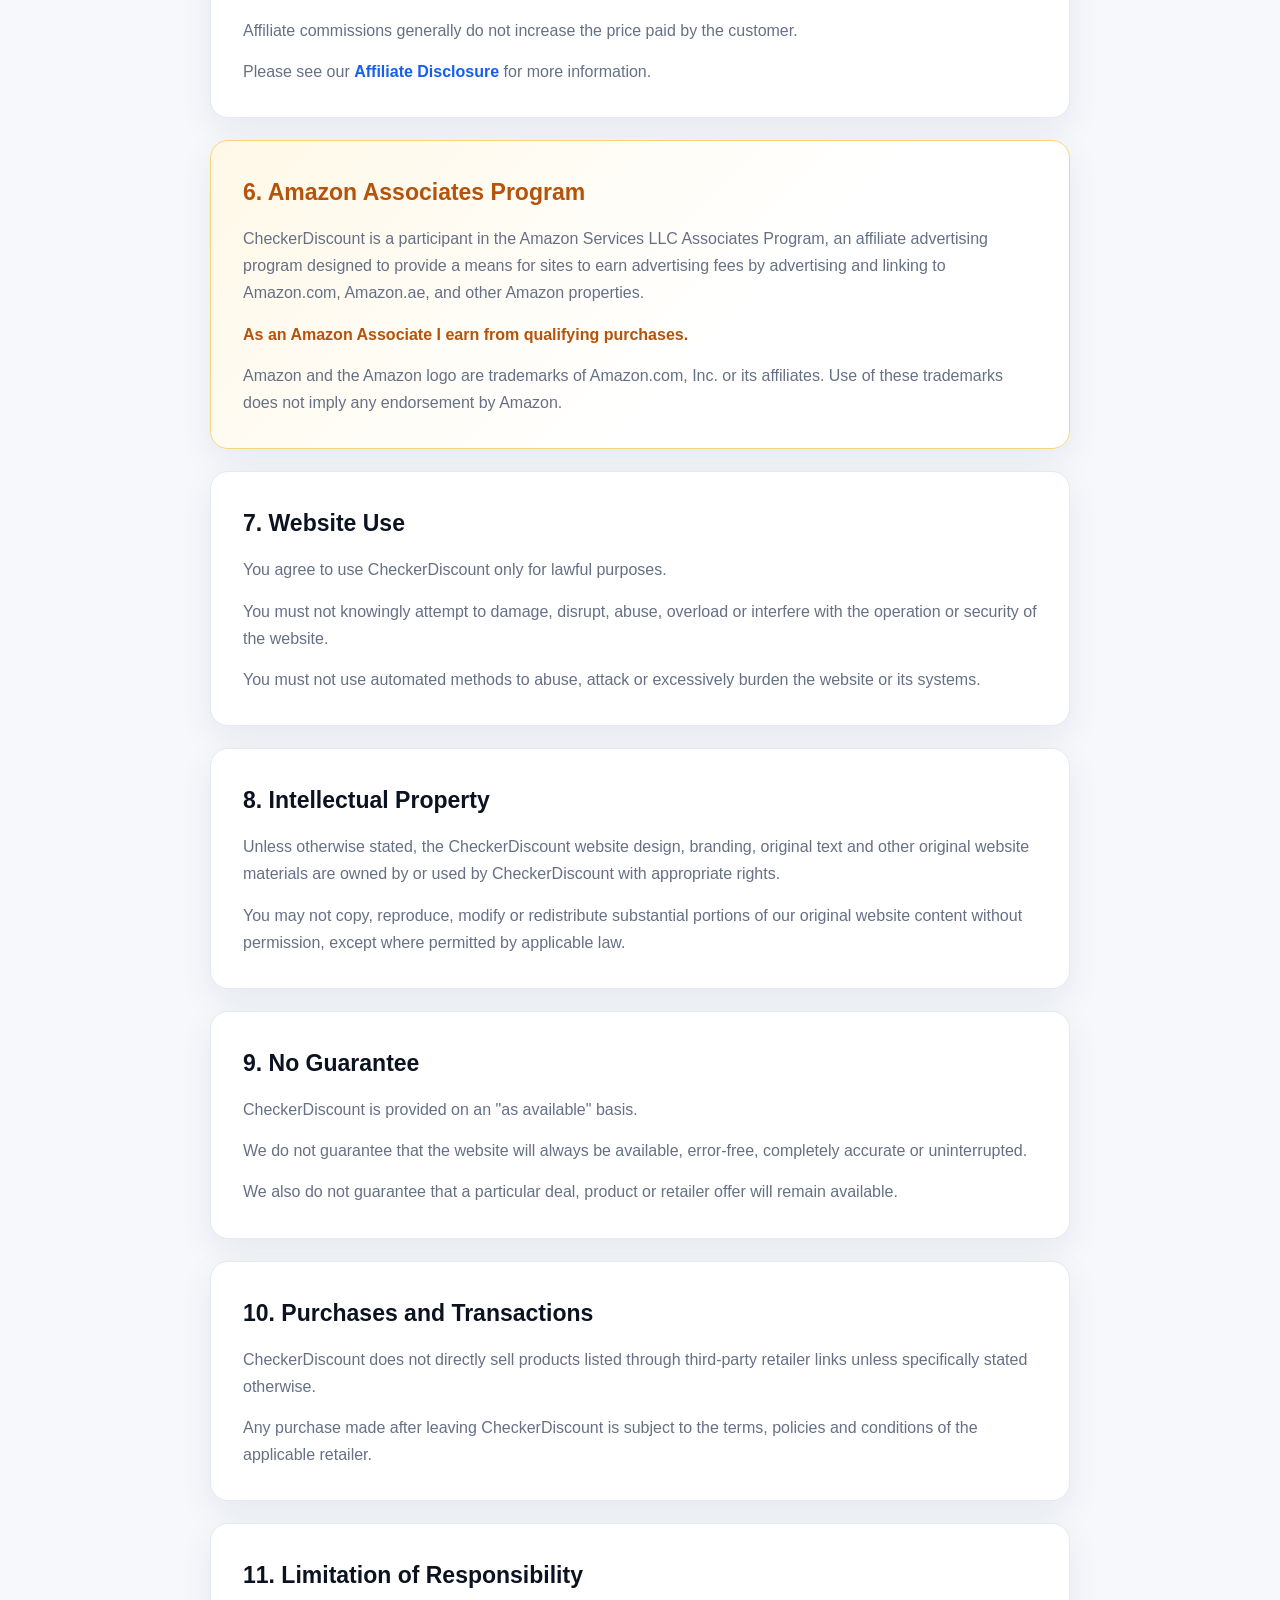
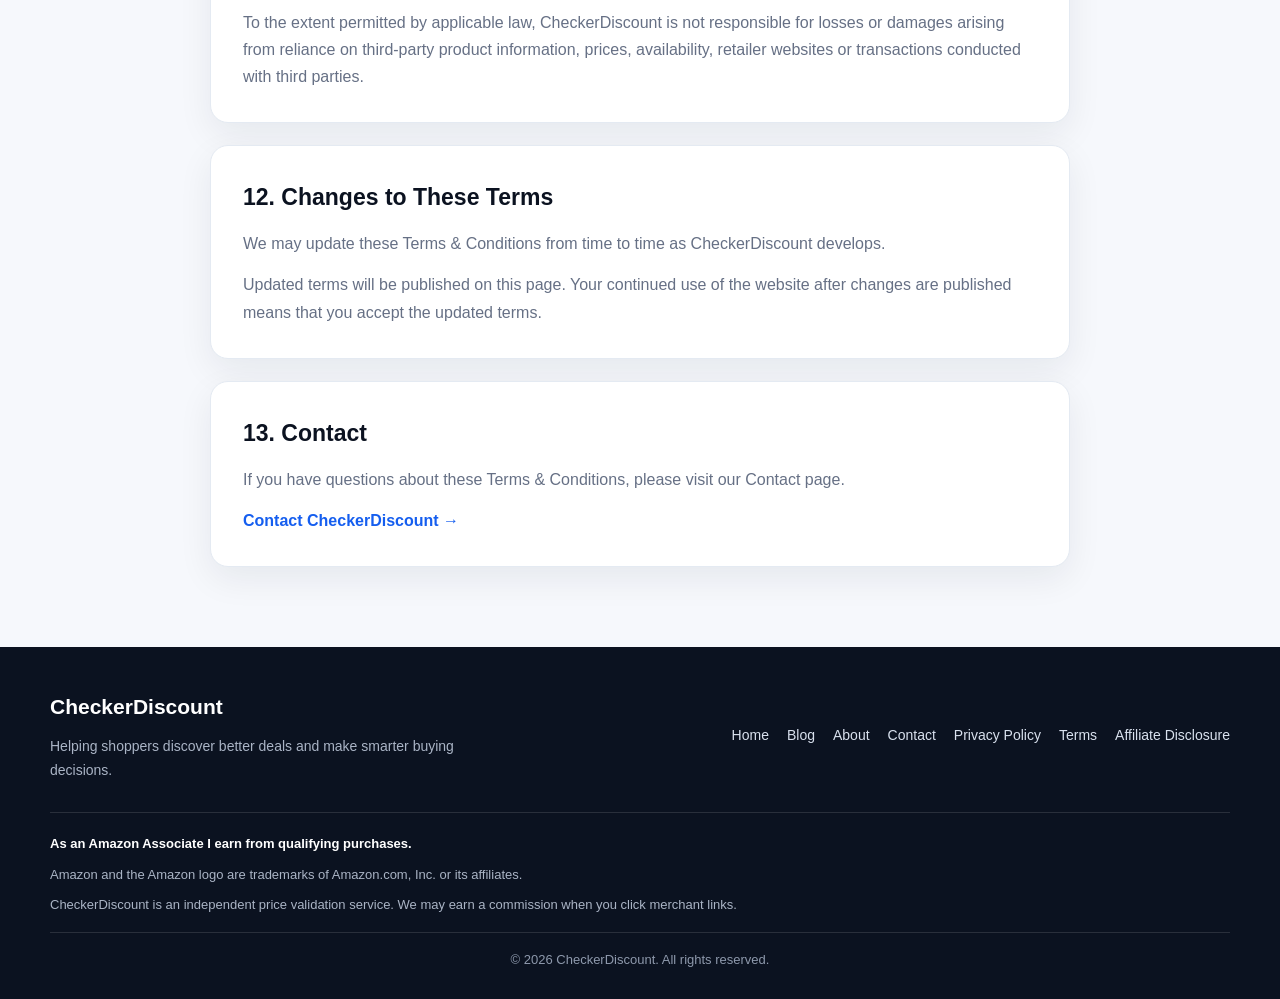
<file: terms.html>
<!DOCTYPE html>
<html lang="en">
<head>
    <meta charset="UTF-8">
    <meta name="viewport" content="width=device-width, initial-scale=1.0">

    <title>Terms & Conditions | CheckerDiscount</title>
    <link rel="canonical" href="https://checkerdiscount.com/terms">
    <meta name="description" content="Read the Terms and Conditions for using CheckerDiscount.">

    <style>
        :root {
            --brand: #155EEF;
            --brand-dark: #0B3B91;
            --brand-soft: #EEF4FF;
            --navy: #0B1220;
            --text: #172033;
            --muted: #667085;
            --green: #12B76A;
            --green-soft: #ECFDF3;
            --background: #F6F8FC;
            --white: #FFFFFF;
            --border: #E4EAF2;
            --shadow: 0 12px 35px rgba(16, 24, 40, 0.07);
        }

        * {
            box-sizing: border-box;
            margin: 0;
            padding: 0;
        }

        body {
            font-family: Arial, Helvetica, sans-serif;
            background: var(--background);
            color: var(--text);
            line-height: 1.7;
        }

        a {
            color: inherit;
            text-decoration: none;
        }

        header {
            background: var(--white);
            border-bottom: 1px solid var(--border);
            position: sticky;
            top: 0;
            z-index: 1000;
        }

        .header-inner {
            max-width: 1180px;
            margin: auto;
            padding: 16px 22px;
            display: flex;
            align-items: center;
            justify-content: space-between;
        }

        .brand {
            display: flex;
            align-items: center;
            gap: 10px;
            font-size: 21px;
            font-weight: 800;
            color: var(--navy);
        }

        .logo-placeholder {
            width: 40px;
            height: 40px;
            border-radius: 10px;
            background: var(--brand);
            color: white;
            display: flex;
            align-items: center;
            justify-content: center;
            font-weight: 800;
        }

        nav {
            display: flex;
            align-items: center;
            gap: 26px;
        }

        nav a {
            color: var(--text);
            font-size: 14px;
            font-weight: 600;
        }

        nav a:hover {
            color: var(--brand);
        }

        .menu-btn {
            display: none;
            border: 0;
            background: transparent;
            font-size: 26px;
            cursor: pointer;
        }

        .page-hero {
            background: linear-gradient(135deg, #EEF4FF 0%, #FFFFFF 60%, #ECFDF3 100%);
            padding: 75px 20px 65px;
            text-align: center;
            border-bottom: 1px solid var(--border);
        }

        .page-hero span {
            display: inline-block;
            background: var(--green-soft);
            color: #087443;
            padding: 7px 13px;
            border-radius: 999px;
            font-size: 13px;
            font-weight: 700;
            margin-bottom: 16px;
        }

        .page-hero h1 {
            font-size: 42px;
            line-height: 1.15;
            color: var(--navy);
            margin-bottom: 16px;
        }

        .page-hero p {
            max-width: 700px;
            margin: auto;
            color: var(--muted);
            font-size: 17px;
        }

        .content {
            max-width: 900px;
            margin: 50px auto 80px;
            padding: 0 20px;
        }

        .card {
            background: var(--white);
            border: 1px solid var(--border);
            border-radius: 18px;
            padding: 32px;
            margin-bottom: 22px;
            box-shadow: var(--shadow);
        }

        .card h2 {
            font-size: 23px;
            color: var(--navy);
            margin-bottom: 13px;
        }

        .card h3 {
            font-size: 18px;
            color: var(--text);
            margin: 20px 0 8px;
        }

        .card p {
            color: var(--muted);
            margin-bottom: 14px;
        }

        .card p:last-child {
            margin-bottom: 0;
        }

        ul {
            margin: 10px 0 15px 22px;
            color: var(--muted);
        }

        li {
            margin-bottom: 9px;
        }

        .highlight {
            background: var(--brand-soft);
            border: 1px solid #D7E4FF;
        }

        .amazon-card {
            background: linear-gradient(135deg, #FFF8E7 0%, #FFFFFF 60%);
            border: 1px solid #F5D77A;
        }

        .amazon-card h2 { color: #B45309; }
        .amazon-card strong { color: #B45309; }

        footer {
            background: var(--navy);
            color: white;
            padding: 42px 20px 28px;
        }

        .footer-inner {
            max-width: 1180px;
            margin: auto;
        }

        .footer-top {
            display: flex;
            justify-content: space-between;
            gap: 30px;
            flex-wrap: wrap;
        }

        .footer-brand {
            font-size: 21px;
            font-weight: 800;
            margin-bottom: 10px;
        }

        .footer-description {
            color: #AAB4C5;
            max-width: 430px;
            font-size: 14px;
        }

        .footer-links {
            display: flex;
            flex-wrap: wrap;
            gap: 18px;
            align-items: center;
        }

        .footer-links a {
            color: #D9E1EE;
            font-size: 14px;
        }

        .footer-links a:hover {
            color: white;
        }

        .footer-disclosure {
            border-top: 1px solid rgba(255,255,255,0.12);
            margin-top: 30px;
            padding-top: 20px;
            color: #AAB4C5;
            font-size: 13px;
            line-height: 1.7;
        }

        .footer-disclosure strong { color: white; }
        .footer-disclosure p { margin-bottom: 8px; }

        .footer-bottom {
            border-top: 1px solid rgba(255,255,255,0.12);
            margin-top: 16px;
            padding-top: 16px;
            color: #8E99AC;
            font-size: 13px;
            text-align: center;
        }

        @media (max-width: 768px) {

            .header-inner {
                padding: 13px 16px;
            }

            nav {
                display: none;
                position: absolute;
                top: 69px;
                left: 0;
                right: 0;
                background: white;
                border-bottom: 1px solid var(--border);
                padding: 18px 20px;
                flex-direction: column;
                align-items: flex-start;
                gap: 16px;
            }

            nav.active {
                display: flex;
            }

            .menu-btn {
                display: block;
            }

            .page-hero {
                padding: 55px 18px 50px;
            }

            .page-hero h1 {
                font-size: 32px;
            }

            .page-hero p {
                font-size: 15px;
            }

            .content {
                margin-top: 30px;
                margin-bottom: 50px;
            }

            .card {
                padding: 23px;
                border-radius: 15px;
            }

            .card h2 {
                font-size: 20px;
            }

            .footer-top {
                flex-direction: column;
            }

            .footer-links {
                gap: 14px;
            }
        }
    </style>
</head>

<body>

<header>
    <div class="header-inner">

        <a href="/" class="brand">
            <div class="logo-placeholder">CD</div>
            <span>CheckerDiscount</span>
        </a>

        <button class="menu-btn" onclick="toggleMenu()">☰</button>

        <nav id="mainNav">
            <a href="/">Home</a>
            <a href="/#deals">Deals</a>
            <a href="/#savings">Savings Checker</a>
            <a href="/blog">Blog</a>
            <a href="/about">About</a>
            <a href="/contact">Contact</a>
        </nav>

    </div>
</header>

<section class="page-hero">
    <span>Website Terms</span>

    <h1>Terms & Conditions</h1>

    <p>
        These terms explain the basic rules for using CheckerDiscount
        and the information provided through our website.
    </p>
</section>

<main class="content">

    <section class="card highlight">
        <h2>1. Acceptance of These Terms</h2>

        <p>
            By accessing or using CheckerDiscount, you agree to follow
            these Terms & Conditions.
        </p>

        <p>
            If you do not agree with these terms, please do not use
            the website.
        </p>
    </section>


    <section class="card">
        <h2>2. About CheckerDiscount</h2>

        <p>
            CheckerDiscount is a deal discovery and comparison website
            designed to help users find and evaluate online shopping offers.
        </p>

        <p>
            Products and offers displayed on CheckerDiscount may be
            provided by or linked to third-party retailers.
        </p>
    </section>


    <section class="card">
        <h2>3. Deal and Price Information</h2>

        <p>
            We aim to provide useful and accurate deal information.
            However, prices, discounts, product availability, shipping
            costs, promotions and other details may change without notice.
        </p>

        <p>
            A deal displayed on CheckerDiscount may become unavailable
            or change after it is published.
        </p>

        <p>
            You should always confirm the final price, availability and
            purchase conditions on the retailer's website before buying.
        </p>
    </section>


    <section class="card">
        <h2>4. Third-Party Retailers</h2>

        <p>
            CheckerDiscount may link to third-party stores and websites.
        </p>

        <p>
            When you click a link and leave CheckerDiscount, you are
            interacting directly with the third-party website.
        </p>

        <p>
            CheckerDiscount does not control the products, prices,
            shipping, warranties, returns, refunds or customer service
            policies of third-party retailers.
        </p>
    </section>


    <section class="card">
        <h2>5. Affiliate Links</h2>

        <p>
            Some links on CheckerDiscount may be affiliate links.
            We may receive a commission when a qualifying purchase is
            completed through certain links.
        </p>

        <p>
            Affiliate commissions generally do not increase the price
            paid by the customer.
        </p>

        <p>
            Please see our
            <a href="/affiliate-disclosure"
               style="color: var(--brand); font-weight: 700;">
                Affiliate Disclosure
            </a>
            for more information.
        </p>
    </section>


    <section class="card amazon-card">
        <h2>6. Amazon Associates Program</h2>

        <p>
            CheckerDiscount is a participant in the Amazon Services LLC
            Associates Program, an affiliate advertising program designed
            to provide a means for sites to earn advertising fees by
            advertising and linking to Amazon.com, Amazon.ae, and other
            Amazon properties.
        </p>

        <p>
            <strong>As an Amazon Associate I earn from qualifying purchases.</strong>
        </p>

        <p>
            Amazon and the Amazon logo are trademarks of Amazon.com, Inc.
            or its affiliates. Use of these trademarks does not imply any
            endorsement by Amazon.
        </p>
    </section>


    <section class="card">
        <h2>7. Website Use</h2>

        <p>
            You agree to use CheckerDiscount only for lawful purposes.
        </p>

        <p>
            You must not knowingly attempt to damage, disrupt, abuse,
            overload or interfere with the operation or security of
            the website.
        </p>

        <p>
            You must not use automated methods to abuse, attack or
            excessively burden the website or its systems.
        </p>
    </section>


    <section class="card">
        <h2>8. Intellectual Property</h2>

        <p>
            Unless otherwise stated, the CheckerDiscount website design,
            branding, original text and other original website materials
            are owned by or used by CheckerDiscount with appropriate rights.
        </p>

        <p>
            You may not copy, reproduce, modify or redistribute substantial
            portions of our original website content without permission,
            except where permitted by applicable law.
        </p>
    </section>


    <section class="card">
        <h2>9. No Guarantee</h2>

        <p>
            CheckerDiscount is provided on an "as available" basis.
        </p>

        <p>
            We do not guarantee that the website will always be available,
            error-free, completely accurate or uninterrupted.
        </p>

        <p>
            We also do not guarantee that a particular deal, product or
            retailer offer will remain available.
        </p>
    </section>


    <section class="card">
        <h2>10. Purchases and Transactions</h2>

        <p>
            CheckerDiscount does not directly sell products listed through
            third-party retailer links unless specifically stated otherwise.
        </p>

        <p>
            Any purchase made after leaving CheckerDiscount is subject to
            the terms, policies and conditions of the applicable retailer.
        </p>
    </section>


    <section class="card">
        <h2>11. Limitation of Responsibility</h2>

        <p>
            To the extent permitted by applicable law, CheckerDiscount
            is not responsible for losses or damages arising from reliance
            on third-party product information, prices, availability,
            retailer websites or transactions conducted with third parties.
        </p>
    </section>


    <section class="card">
        <h2>12. Changes to These Terms</h2>

        <p>
            We may update these Terms & Conditions from time to time as
            CheckerDiscount develops.
        </p>

        <p>
            Updated terms will be published on this page. Your continued
            use of the website after changes are published means that you
            accept the updated terms.
        </p>
    </section>


    <section class="card">
        <h2>13. Contact</h2>

        <p>
            If you have questions about these Terms & Conditions,
            please visit our Contact page.
        </p>

        <p>
            <a href="/contact"
               style="color: var(--brand); font-weight: 700;">
                Contact CheckerDiscount →
            </a>
        </p>
    </section>

</main>


<footer>
    <div class="footer-inner">

        <div class="footer-top">

            <div>
                <div class="footer-brand">CheckerDiscount</div>

                <p class="footer-description">
                    Helping shoppers discover better deals and make
                    smarter buying decisions.
                </p>
            </div>

            <div class="footer-links">
                <a href="/">Home</a>
                <a href="/blog">Blog</a>
                <a href="/about">About</a>
                <a href="/contact">Contact</a>
                <a href="/privacy">Privacy Policy</a>
                <a href="/terms">Terms</a>
                <a href="/affiliate-disclosure">Affiliate Disclosure</a>
            </div>

        </div>

        <div class="footer-disclosure">
            <p><strong>As an Amazon Associate I earn from qualifying purchases.</strong></p>
            <p>Amazon and the Amazon logo are trademarks of Amazon.com, Inc. or its affiliates.</p>
            <p>CheckerDiscount is an independent price validation service. We may earn a commission when you click merchant links.</p>
        </div>

        <div class="footer-bottom">
            © 2026 CheckerDiscount. All rights reserved.
        </div>

    </div>
</footer>


<script>
    function toggleMenu() {
        document.getElementById("mainNav").classList.toggle("active");
    }
</script>

</body>
</html>
</file>
